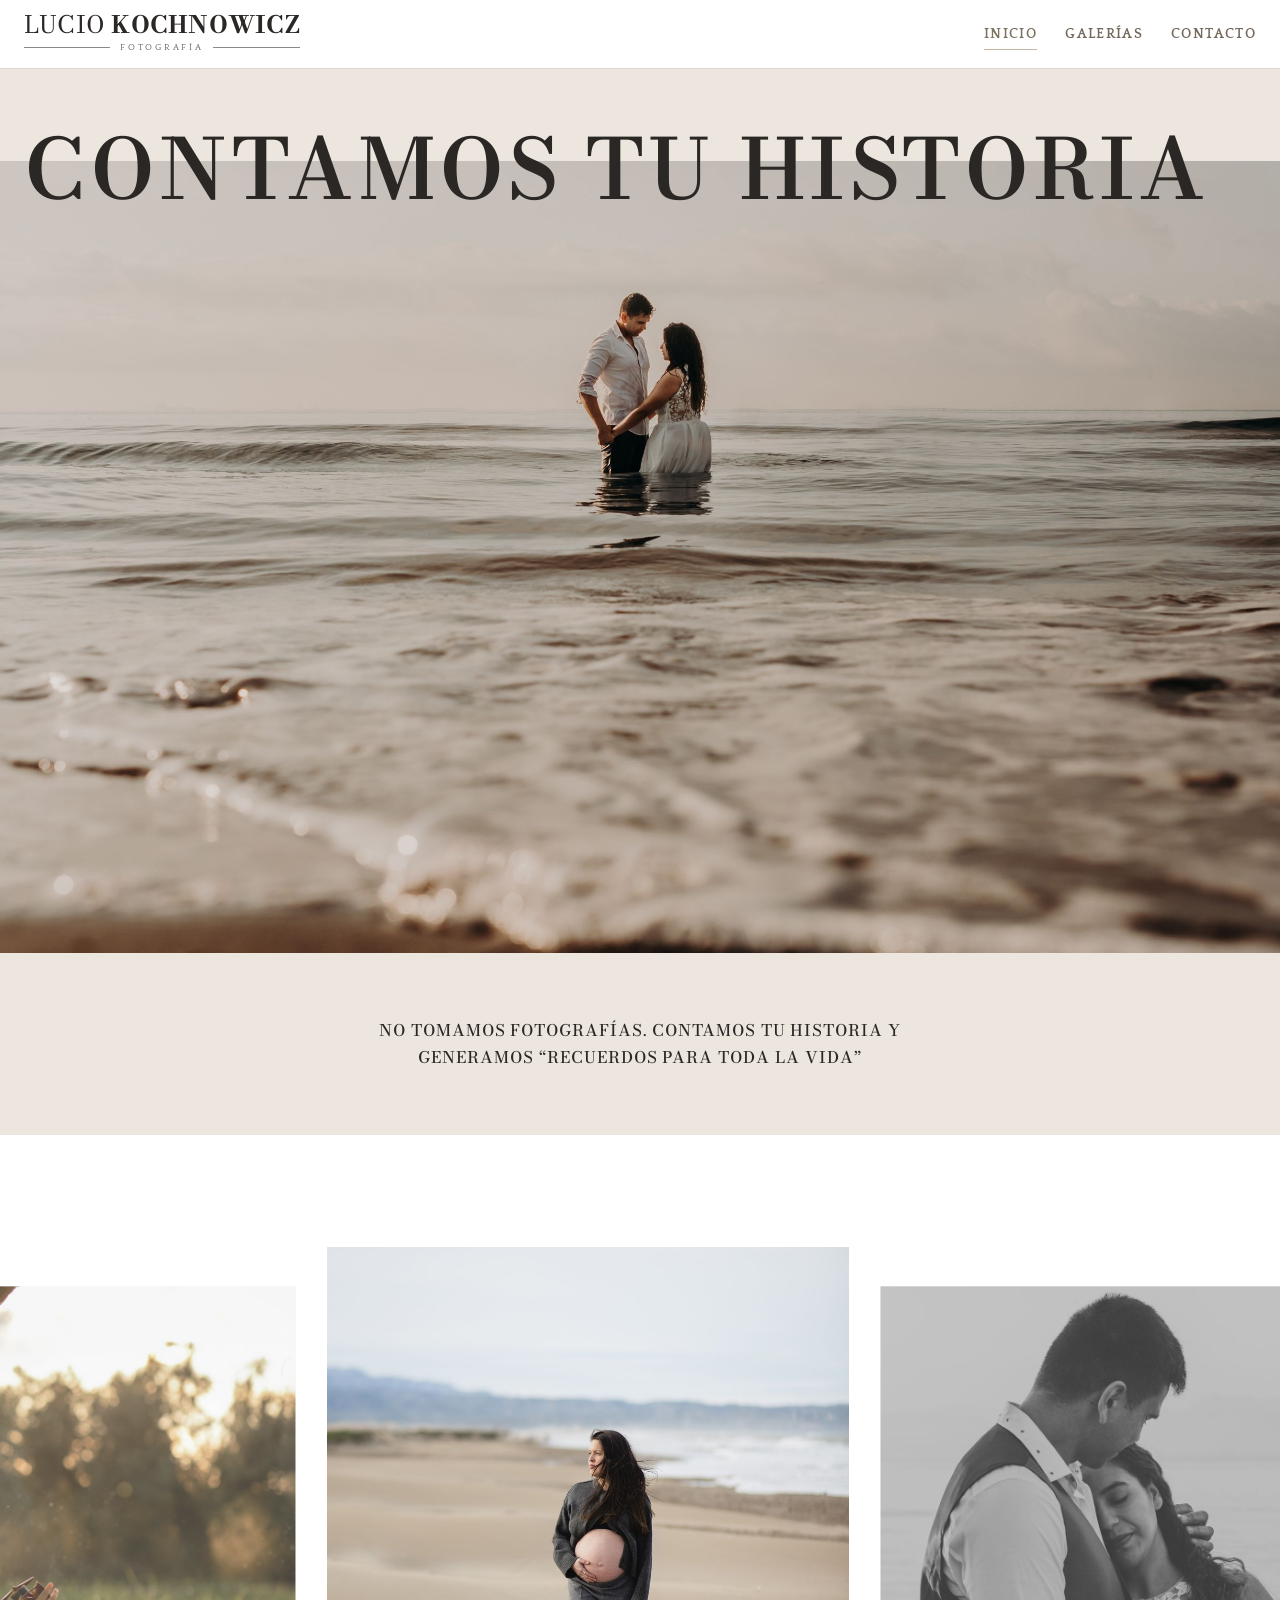
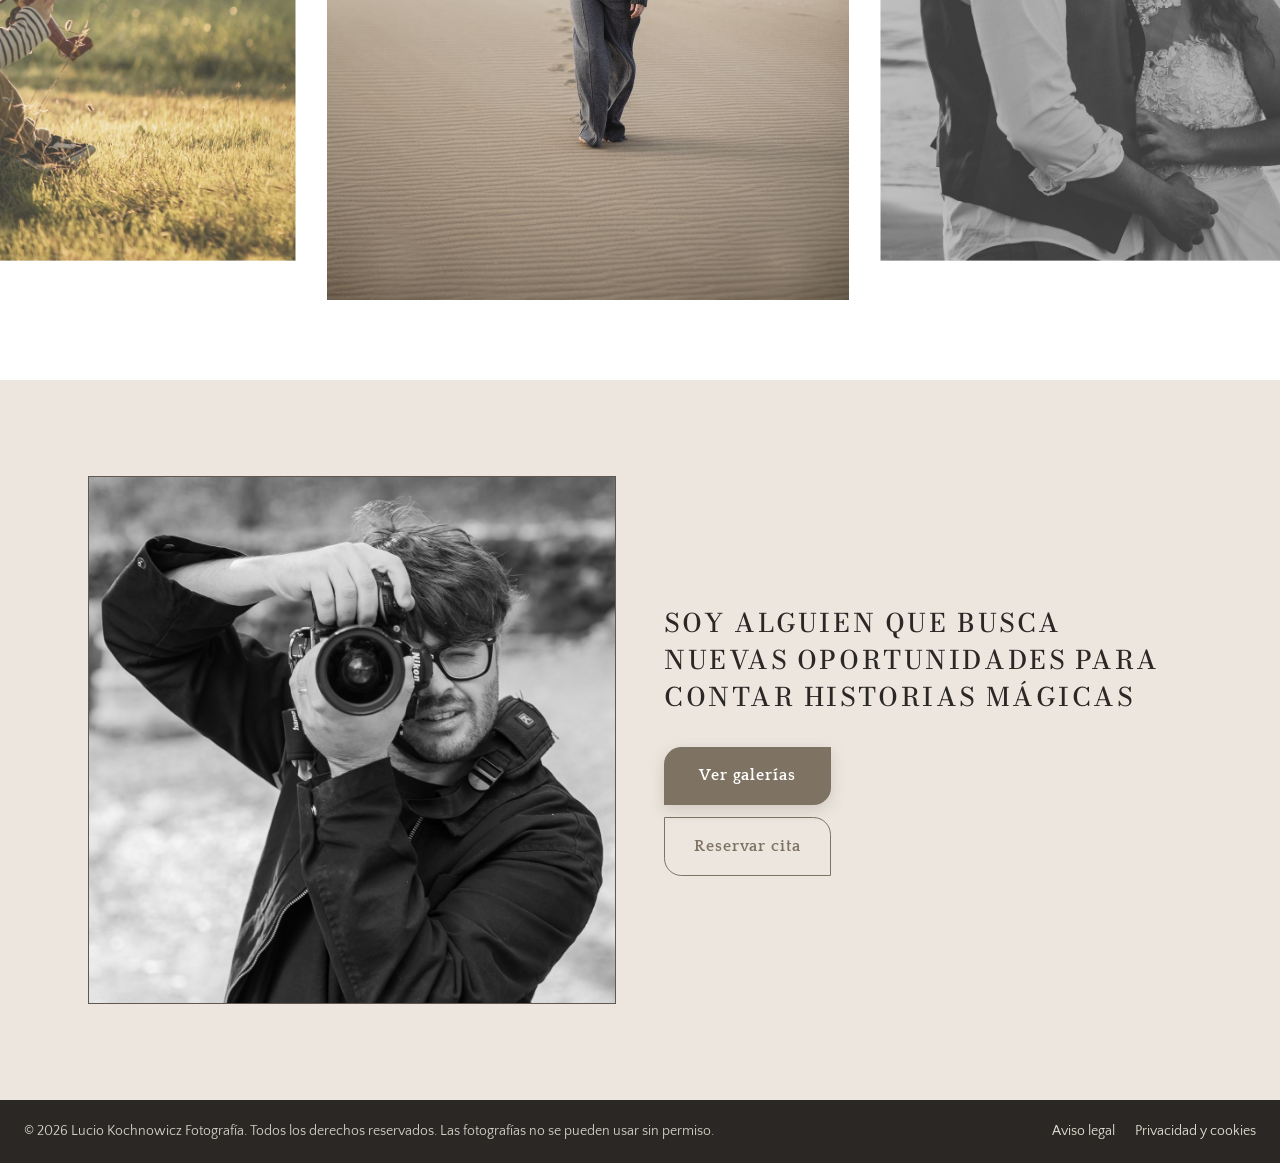
<file: index.html>
<!doctype html>
<html lang="es">
<head>
<meta charset="utf-8">
<meta name="robots" content="noindex">
<meta name="viewport" content="width=device-width, initial-scale=1, viewport-fit=cover">
<link rel="icon" type="image/png" href="favicon.png?v=bfe1204d">
<link rel="apple-touch-icon" href="apple-touch-icon.png?v=7248b6af">
<title>Lucio Kochnowicz Fotografía</title>
<meta name="description" content="Lucio Kochnowicz, fotógrafo de familia y bodas. Sesiones tranquilas y sin poses forzadas.">
<meta name="author" content="Lucio Kochnowicz">
<meta name="copyright" content="© 2026 Lucio Kochnowicz Fotografía">
<meta name="theme-color" content="#FFFFFF">
<meta property="og:type" content="website">
<meta property="og:locale" content="es_ES">
<meta property="og:site_name" content="Lucio Kochnowicz Fotografía">
<meta property="og:title" content="Lucio Kochnowicz Fotografía">
<meta property="og:description" content="Lucio Kochnowicz, fotógrafo de familia y bodas. Sesiones tranquilas y sin poses forzadas.">
<meta property="og:url" content="https://ahoes.github.io/lucio-kochnowicz-web/">
<meta property="og:image" content="https://ahoes.github.io/lucio-kochnowicz-web/compartir.jpg">
<meta property="og:image:width" content="1200">
<meta property="og:image:height" content="630">
<meta property="og:image:alt" content="Lucio Kochnowicz con su cámara. Lucio Kochnowicz Fotografía: contamos tu historia. Familia y bodas en Reus y alrededores">
<meta name="twitter:card" content="summary_large_image">
<link rel="preconnect" href="https://fonts.googleapis.com">
<link rel="preconnect" href="https://fonts.gstatic.com" crossorigin>
<link rel="stylesheet" href="https://fonts.googleapis.com/css2?family=Bodoni+Moda:opsz,wght@6..96,400..700&family=Italianno&family=Quattrocento:wght@400;700&family=Quattrocento+Sans:wght@400;700&display=swap">

<link rel="stylesheet" href="css/estilos.css?v=e419ecce">
</head>
<body class="inicio">
<a class="saltar" href="#contenido">Saltar al contenido</a>

<header class="cabecera">
  <div class="envoltura">
    <a class="marca" href="index.html"><span class="marca-nombre"><span class="marca-fino">Lucio</span> Kochnowicz</span><small>Fotografía</small></a>
    <button class="boton-menu" id="boton-menu" type="button" aria-expanded="false" aria-controls="menu">
      <span class="rayas" aria-hidden="true"><span></span><span></span><span></span></span>
      Menú
    </button>
    <ul class="menu" id="menu">
      <li><a href="index.html" aria-current="page">Inicio</a></li>
      <li><a href="galerias.html">Galerías</a></li>
      <li><a href="contacto.html">Contacto</a></li>
    </ul>
  </div>
</header>

<main id="contenido">
  <section class="historia" aria-labelledby="t-historia">
    <div class="envoltura">
      <h1 class="titulo-moda" id="t-historia">Contamos tu historia</h1>
    </div>
    <div class="historia-foto"><div class="lienzo">
      <picture>
        <source media="(max-width: 768px)" srcset="fotos/cabecera-movil.jpg" width="1200" height="1500">
        <img src="fotos/cabecera.jpg" alt="Pareja de novios cogidos de las manos dentro del mar, al amanecer" width="2400" height="1600" fetchpriority="high">
      </picture>
    </div></div>
    <div class="envoltura">
      <p class="historia-frase">No tomamos fotografías. Contamos tu historia y generamos <span class="nowrap">“recuerdos para toda la vida”</span></p>
    </div>
  </section>

  <section class="trio" aria-label="Fotos de muestra">
    <div class="carrusel">
      <ul class="carrusel-pista" id="carrusel" tabindex="0" aria-label="Fotos de muestra: desliza para ver más">
        <li class="diapositiva"><div class="lienzo"><img src="fotos/carrusel-1.jpg" alt="Niño sentado bajo un árbol jugando con un avión de juguete, a contraluz" width="1000" height="1250" loading="lazy"></div></li>
        <li class="diapositiva"><div class="lienzo"><img src="fotos/carrusel-2.jpg" alt="Mujer embarazada caminando por la arena de la playa" width="1000" height="1250" loading="lazy"></div></li>
        <li class="diapositiva"><div class="lienzo"><img src="fotos/carrusel-3.jpg" alt="Novios abrazados junto al mar, en blanco y negro" width="1000" height="1250" loading="lazy"></div></li>
        <li class="diapositiva"><div class="lienzo"><img src="fotos/carrusel-4.jpg" alt="Pareja tumbada en la cama de una furgoneta, mirándose y sonriendo" width="1000" height="1250" loading="lazy"></div></li>
        <li class="diapositiva"><div class="lienzo"><img src="fotos/carrusel-5.jpg" alt="Niño con sombrero de vaquero sentado en la hierba junto a una rueda de carro" width="1000" height="1250" loading="lazy"></div></li>
        <li class="diapositiva"><div class="lienzo"><img src="fotos/carrusel-6.jpg" alt="Novios riendo y salpicándose en la orilla del mar" width="1000" height="1250" loading="lazy"></div></li>
      </ul>
    </div>
  </section>

  <section class="presentacion" id="sobre-mi" aria-labelledby="t-presentacion">
    <div class="envoltura">
      <div class="recuadro presentacion-foto"><div class="lienzo"><img src="fotos/lucio.jpg" alt="Lucio Kochnowicz con su cámara, haciendo una foto" width="1198" height="1800"></div></div>
      <h2 class="presentacion-texto titulo-moda" id="t-presentacion">Soy alguien que busca nuevas oportunidades para contar historias mágicas</h2>
      <div class="presentacion-boton">
        <a class="boton boton-lleno" href="galerias.html">Ver galerías</a>
        <a class="boton boton-borde" href="contacto.html">Reservar cita</a>
      </div>
    </div>
  </section>
</main>

<footer class="pie">
  <div class="envoltura">
    <div class="pie-abajo">
      <span>© 2026 Lucio Kochnowicz Fotografía. Todos los derechos reservados. Las fotografías no se pueden usar sin permiso.</span>
      <div><a href="aviso-legal.html">Aviso legal</a><a href="privacidad.html">Privacidad y cookies</a></div>
    </div>
  </div>
</footer>

<script src="js/main.js?v=623c9036"></script>
</body>
</html>
</file>
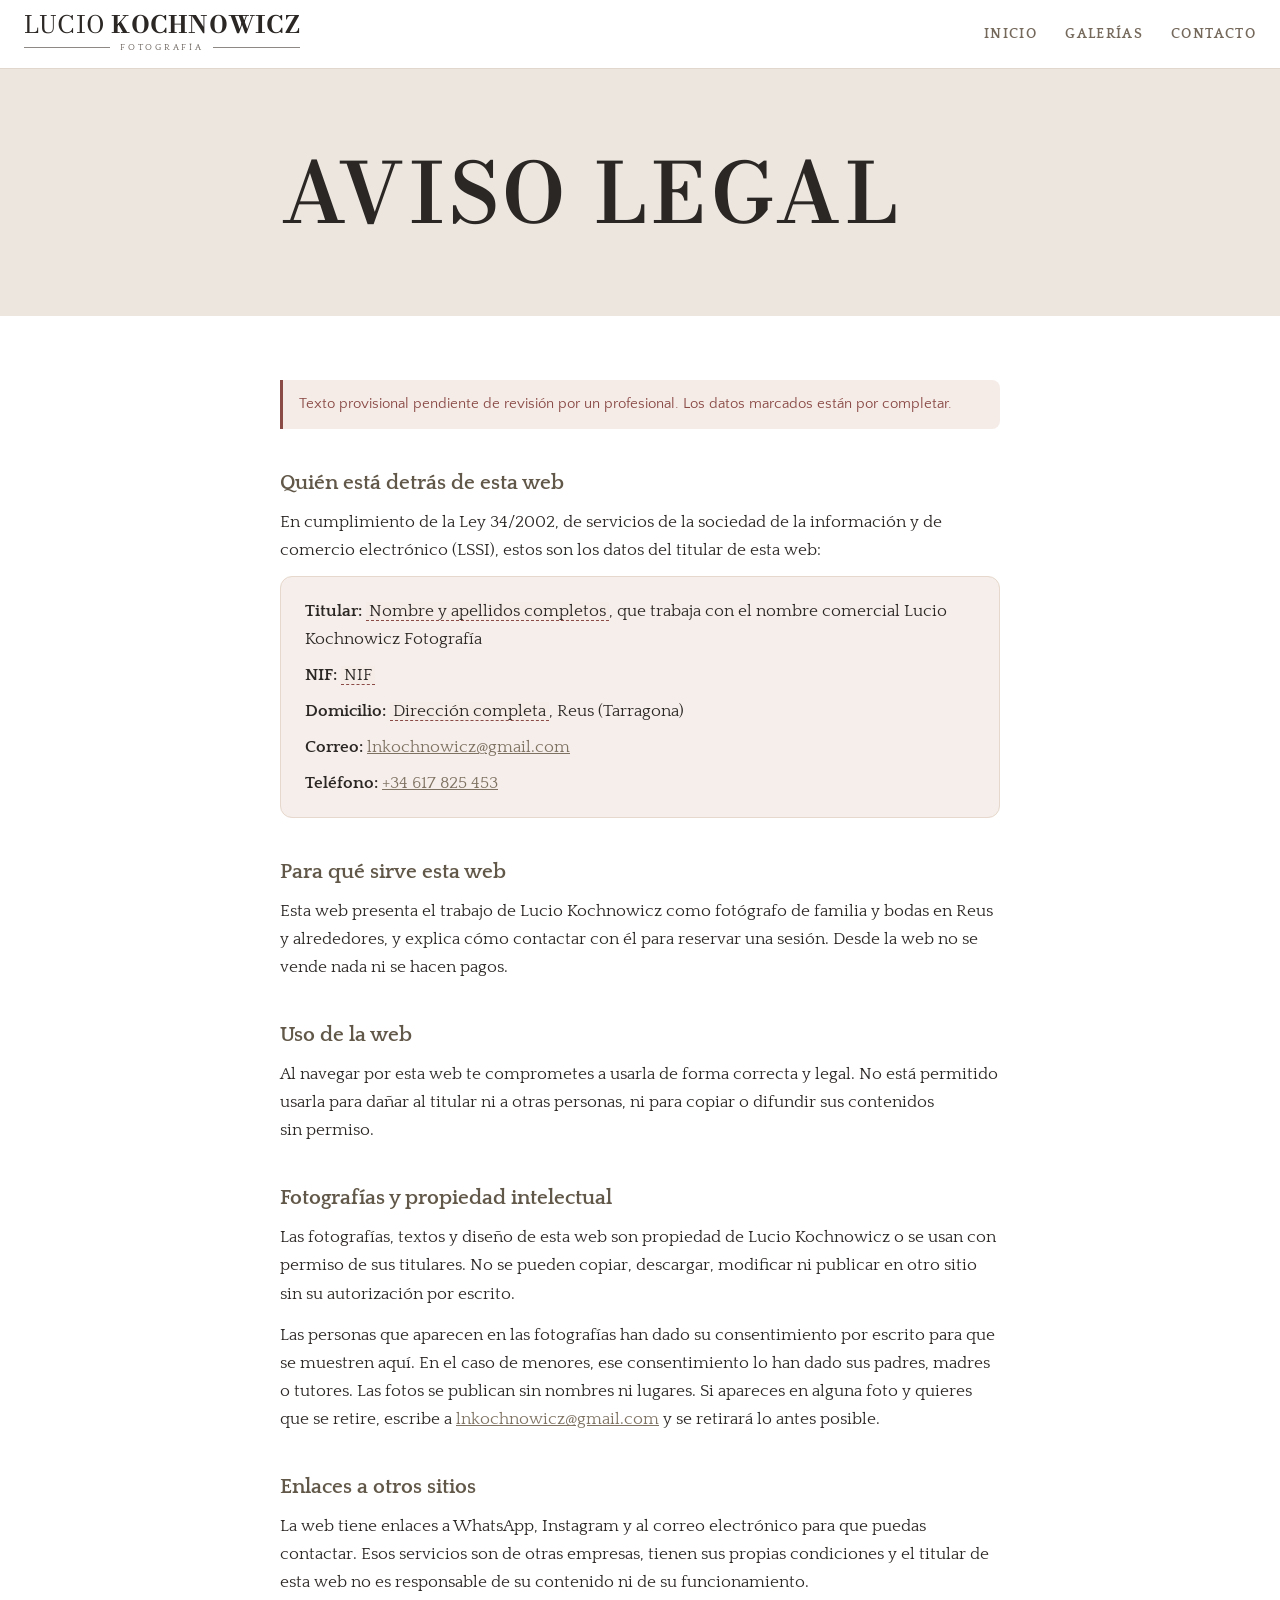
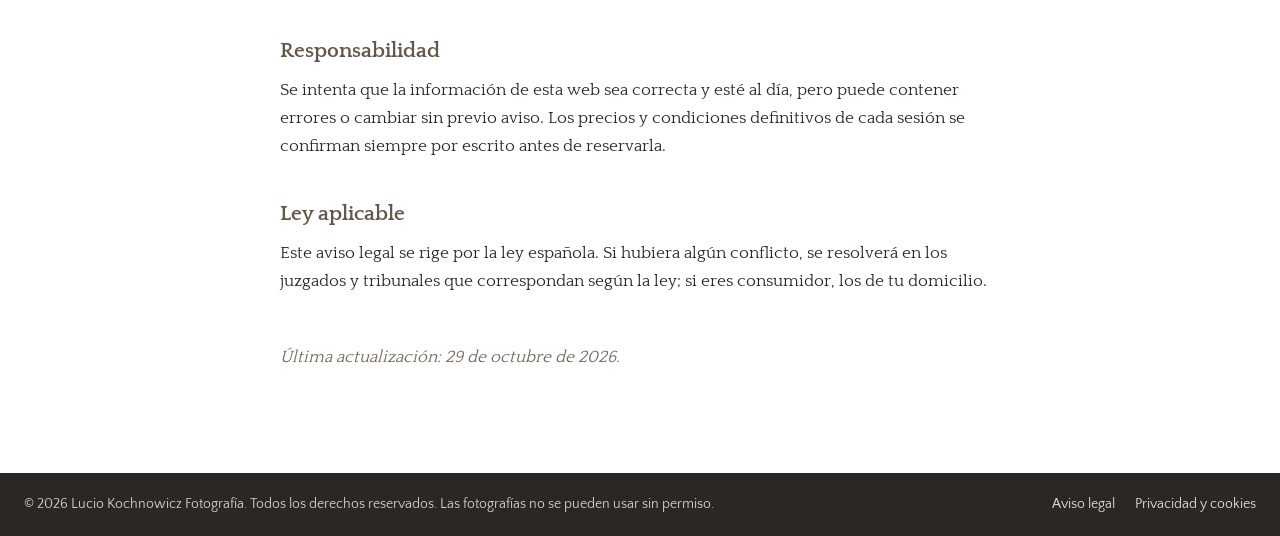
<file: aviso-legal.html>
<!doctype html>
<html lang="es">
<head>
<meta charset="utf-8">
<meta name="robots" content="noindex">
<meta name="viewport" content="width=device-width, initial-scale=1, viewport-fit=cover">
<link rel="icon" type="image/png" href="favicon.png?v=bfe1204d">
<link rel="apple-touch-icon" href="apple-touch-icon.png?v=7248b6af">
<title>Aviso legal · Lucio Kochnowicz Fotografía</title>
<meta name="description" content="Aviso legal de la web de Lucio Kochnowicz Fotografía.">
<meta name="author" content="Lucio Kochnowicz">
<meta name="copyright" content="© 2026 Lucio Kochnowicz Fotografía">
<meta name="theme-color" content="#FFFFFF">
<meta property="og:type" content="website">
<meta property="og:locale" content="es_ES">
<meta property="og:site_name" content="Lucio Kochnowicz Fotografía">
<meta property="og:title" content="Aviso legal · Lucio Kochnowicz Fotografía">
<meta property="og:description" content="Aviso legal de la web de Lucio Kochnowicz Fotografía.">
<meta property="og:url" content="https://ahoes.github.io/lucio-kochnowicz-web/aviso-legal.html">
<meta property="og:image" content="https://ahoes.github.io/lucio-kochnowicz-web/compartir.jpg">
<meta property="og:image:width" content="1200">
<meta property="og:image:height" content="630">
<meta property="og:image:alt" content="Lucio Kochnowicz con su cámara. Lucio Kochnowicz Fotografía: contamos tu historia. Familia y bodas en Reus y alrededores">
<meta name="twitter:card" content="summary_large_image">
<link rel="preconnect" href="https://fonts.googleapis.com">
<link rel="preconnect" href="https://fonts.gstatic.com" crossorigin>
<link rel="stylesheet" href="https://fonts.googleapis.com/css2?family=Bodoni+Moda:opsz,wght@6..96,400..700&family=Italianno&family=Quattrocento:wght@400;700&family=Quattrocento+Sans:wght@400;700&display=swap">

<link rel="stylesheet" href="css/estilos.css?v=e419ecce">
</head>
<body>
<a class="saltar" href="#contenido">Saltar al contenido</a>

<header class="cabecera">
  <div class="envoltura">
    <a class="marca" href="index.html"><span class="marca-nombre"><span class="marca-fino">Lucio</span> Kochnowicz</span><small>Fotografía</small></a>
    <button class="boton-menu" id="boton-menu" type="button" aria-expanded="false" aria-controls="menu">
      <span class="rayas" aria-hidden="true"><span></span><span></span><span></span></span>
      Menú
    </button>
    <ul class="menu" id="menu">
      <li><a href="index.html">Inicio</a></li>
      <li><a href="galerias.html">Galerías</a></li>
      <li><a href="contacto.html">Contacto</a></li>
    </ul>
  </div>
</header>

<main id="contenido">
  <section class="banda">
    <div class="envoltura">
      <h1 class="titulo-moda" id="t-aviso">Aviso legal</h1>
    </div>
  </section>

  <section class="seccion legal" aria-labelledby="t-aviso">
    <div class="envoltura">
      <p class="aviso-provisional">Texto provisional pendiente de revisión por un profesional. Los datos marcados están por completar.</p>

      <h2>Quién está detrás de esta web</h2>
      <p>En cumplimiento de la Ley 34/2002, de servicios de la sociedad de la información y de comercio electrónico (LSSI), estos son los datos del titular de esta web:</p>
      <ul class="ficha">
        <li><strong>Titular:</strong> <span class="por-completar">Nombre y apellidos completos</span>, que trabaja con el nombre comercial Lucio Kochnowicz Fotografía</li>
        <li><strong>NIF:</strong> <span class="por-completar">NIF</span></li>
        <li><strong>Domicilio:</strong> <span class="por-completar">Dirección completa</span>, Reus (Tarragona)</li>
        <li><strong>Correo:</strong> <a href="mailto:lnkochnowicz@gmail.com">lnkochnowicz@gmail.com</a></li>
        <li><strong>Teléfono:</strong> <a href="tel:+34617825453">+34 617 825 453</a></li>
      </ul>

      <h2>Para qué sirve esta web</h2>
      <p>Esta web presenta el trabajo de Lucio Kochnowicz como fotógrafo de familia y bodas en Reus y alrededores, y explica cómo contactar con él para reservar una sesión. Desde la web no se vende nada ni se hacen pagos.</p>

      <h2>Uso de la web</h2>
      <p>Al navegar por esta web te comprometes a usarla de forma correcta y legal. No está permitido usarla para dañar al titular ni a otras personas, ni para copiar o difundir sus contenidos sin permiso.</p>

      <h2>Fotografías y propiedad intelectual</h2>
      <p>Las fotografías, textos y diseño de esta web son propiedad de Lucio Kochnowicz o se usan con permiso de sus titulares. No se pueden copiar, descargar, modificar ni publicar en otro sitio sin su autorización por escrito.</p>
      <p>Las personas que aparecen en las fotografías han dado su consentimiento por escrito para que se muestren aquí. En el caso de menores, ese consentimiento lo han dado sus padres, madres o tutores. Las fotos se publican sin nombres ni lugares. Si apareces en alguna foto y quieres que se retire, escribe a <a href="mailto:lnkochnowicz@gmail.com">lnkochnowicz@gmail.com</a> y se retirará lo antes posible.</p>

      <h2>Enlaces a otros sitios</h2>
      <p>La web tiene enlaces a WhatsApp, Instagram y al correo electrónico para que puedas contactar. Esos servicios son de otras empresas, tienen sus propias condiciones y el titular de esta web no es responsable de su contenido ni de su funcionamiento.</p>

      <h2>Responsabilidad</h2>
      <p>Se intenta que la información de esta web sea correcta y esté al día, pero puede contener errores o cambiar sin previo aviso. Los precios y condiciones definitivos de cada sesión se confirman siempre por escrito antes de reservarla.</p>

      <h2>Ley aplicable</h2>
      <p>Este aviso legal se rige por la ley española. Si hubiera algún conflicto, se resolverá en los juzgados y tribunales que correspondan según la ley; si eres consumidor, los de tu domicilio.</p>

      <p class="actualizado">Última actualización: 29 de octubre de 2026.</p>
    </div>
  </section>
</main>

<footer class="pie">
  <div class="envoltura">
    <div class="pie-abajo">
      <span>© 2026 Lucio Kochnowicz Fotografía. Todos los derechos reservados. Las fotografías no se pueden usar sin permiso.</span>
      <div><a href="aviso-legal.html" aria-current="page">Aviso legal</a><a href="privacidad.html">Privacidad y cookies</a></div>
    </div>
  </div>
</footer>

<script src="js/main.js?v=623c9036"></script>
</body>
</html>
</file>
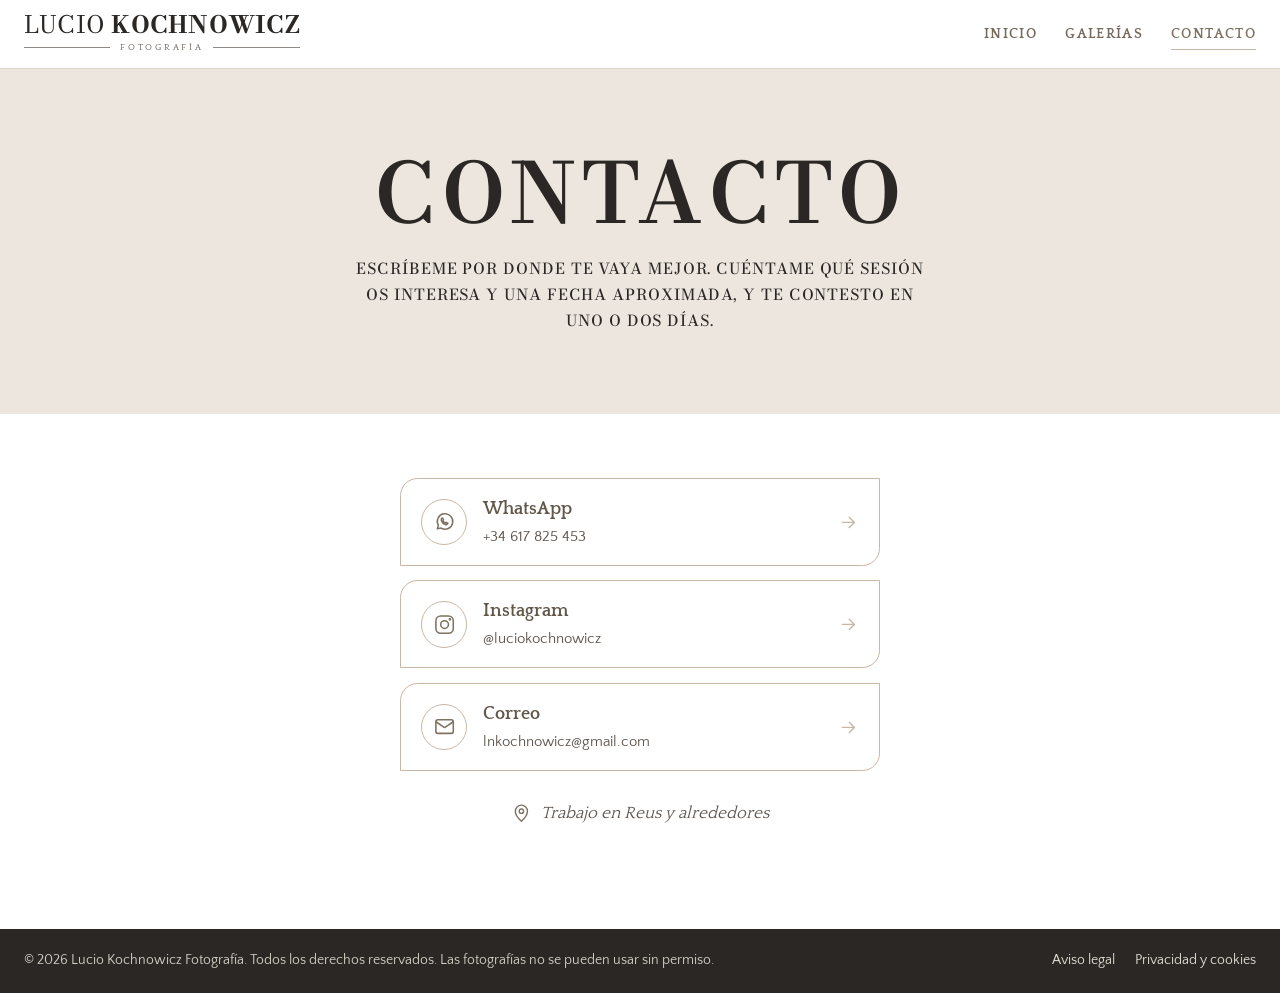
<file: contacto.html>
<!doctype html>
<html lang="es">
<head>
<meta charset="utf-8">
<meta name="robots" content="noindex">
<meta name="viewport" content="width=device-width, initial-scale=1, viewport-fit=cover">
<link rel="icon" type="image/png" href="favicon.png?v=bfe1204d">
<link rel="apple-touch-icon" href="apple-touch-icon.png?v=7248b6af">
<title>Contacto · Lucio Kochnowicz Fotografía</title>
<meta name="description" content="Escribe a Lucio Kochnowicz por WhatsApp, Instagram o correo para reservar una sesión de fotos en Reus y alrededores.">
<meta name="author" content="Lucio Kochnowicz">
<meta name="copyright" content="© 2026 Lucio Kochnowicz Fotografía">
<meta name="theme-color" content="#FFFFFF">
<meta property="og:type" content="website">
<meta property="og:locale" content="es_ES">
<meta property="og:site_name" content="Lucio Kochnowicz Fotografía">
<meta property="og:title" content="Contacto · Lucio Kochnowicz Fotografía">
<meta property="og:description" content="Escribe a Lucio Kochnowicz por WhatsApp, Instagram o correo para reservar una sesión de fotos en Reus y alrededores.">
<meta property="og:url" content="https://ahoes.github.io/lucio-kochnowicz-web/contacto.html">
<meta property="og:image" content="https://ahoes.github.io/lucio-kochnowicz-web/compartir.jpg">
<meta property="og:image:width" content="1200">
<meta property="og:image:height" content="630">
<meta property="og:image:alt" content="Lucio Kochnowicz con su cámara. Lucio Kochnowicz Fotografía: contamos tu historia. Familia y bodas en Reus y alrededores">
<meta name="twitter:card" content="summary_large_image">
<link rel="preconnect" href="https://fonts.googleapis.com">
<link rel="preconnect" href="https://fonts.gstatic.com" crossorigin>
<link rel="stylesheet" href="https://fonts.googleapis.com/css2?family=Bodoni+Moda:opsz,wght@6..96,400..700&family=Italianno&family=Quattrocento:wght@400;700&family=Quattrocento+Sans:wght@400;700&display=swap">

<link rel="stylesheet" href="css/estilos.css?v=e419ecce">
</head>
<body>
<a class="saltar" href="#contenido">Saltar al contenido</a>

<header class="cabecera">
  <div class="envoltura">
    <a class="marca" href="index.html"><span class="marca-nombre"><span class="marca-fino">Lucio</span> Kochnowicz</span><small>Fotografía</small></a>
    <button class="boton-menu" id="boton-menu" type="button" aria-expanded="false" aria-controls="menu">
      <span class="rayas" aria-hidden="true"><span></span><span></span><span></span></span>
      Menú
    </button>
    <ul class="menu" id="menu">
      <li><a href="index.html">Inicio</a></li>
      <li><a href="galerias.html">Galerías</a></li>
      <li><a href="contacto.html" aria-current="page">Contacto</a></li>
    </ul>
  </div>
</header>

<main id="contenido">
  <section class="banda contacto-banda">
    <div class="envoltura">
      <h1 class="titulo-moda" id="t-contacto">Contacto</h1>
      <p>Escríbeme por donde te vaya mejor. Cuéntame qué sesión os interesa y una fecha aproximada, y te contesto en uno o dos días.</p>
    </div>
  </section>

  <section class="seccion contacto" id="contacto" aria-labelledby="t-contacto">
    <div class="envoltura">
      <div class="contacto-texto">

        <ul class="vias">
          <li>
            <a class="via" id="via-whatsapp" href="https://wa.me/34617825453?text=Hola%20Lucio%2C%20me%20gustar%C3%ADa%20informaci%C3%B3n%20sobre%20una%20sesi%C3%B3n%20de%20fotos." target="_blank" rel="noopener">
              <span class="via-icono"><svg viewBox="0 0 24 24" fill="none" stroke="currentColor" stroke-width="1.6" stroke-linecap="round" stroke-linejoin="round" aria-hidden="true"><path d="M4.5 19.5l1.1-3.6A8 8 0 1 1 8.4 18.7z"/><path d="M9.2 8.6c.3-.5.8-.5 1 0l.6 1.3c.1.3 0 .6-.2.8l-.4.4c.5 1 1.3 1.8 2.3 2.3l.4-.4c.2-.2.5-.3.8-.2l1.3.6c.5.2.5.7 0 1-.6.6-1.5.9-2.3.6a7 7 0 0 1-4-4c-.3-.8 0-1.7.5-2.4z"/></svg></span>
              <span class="via-texto"><strong>WhatsApp</strong><span>+34 617 825 453</span></span>
              <svg class="via-flecha" viewBox="0 0 24 24" fill="none" stroke="currentColor" stroke-width="1.6" stroke-linecap="round" stroke-linejoin="round" aria-hidden="true"><path d="M5 12h14M13 6l6 6-6 6"/></svg>
            </a>
          </li>
          <li>
            <a class="via" href="https://www.instagram.com/luciokochnowicz/" target="_blank" rel="noopener">
              <span class="via-icono"><svg viewBox="0 0 24 24" fill="none" stroke="currentColor" stroke-width="1.6" stroke-linecap="round" stroke-linejoin="round" aria-hidden="true"><rect x="3" y="3" width="18" height="18" rx="5"/><circle cx="12" cy="12" r="4"/><circle cx="17.5" cy="6.5" r=".6" fill="currentColor"/></svg></span>
              <span class="via-texto"><strong>Instagram</strong><span>@luciokochnowicz</span></span>
              <svg class="via-flecha" viewBox="0 0 24 24" fill="none" stroke="currentColor" stroke-width="1.6" stroke-linecap="round" stroke-linejoin="round" aria-hidden="true"><path d="M5 12h14M13 6l6 6-6 6"/></svg>
            </a>
          </li>
          <li>
            <a class="via" id="via-correo" href="mailto:lnkochnowicz@gmail.com?subject=Sesi%C3%B3n%20de%20fotos">
              <span class="via-icono"><svg viewBox="0 0 24 24" fill="none" stroke="currentColor" stroke-width="1.6" stroke-linecap="round" stroke-linejoin="round" aria-hidden="true"><rect x="3" y="5" width="18" height="14" rx="2"/><path d="m3 7 9 6 9-6"/></svg></span>
              <span class="via-texto"><strong>Correo</strong><span>lnkochnowicz@gmail.com</span></span>
              <svg class="via-flecha" viewBox="0 0 24 24" fill="none" stroke="currentColor" stroke-width="1.6" stroke-linecap="round" stroke-linejoin="round" aria-hidden="true"><path d="M5 12h14M13 6l6 6-6 6"/></svg>
            </a>
          </li>
        </ul>

        <p class="zona">
          <svg viewBox="0 0 24 24" fill="none" stroke="currentColor" stroke-width="1.6" stroke-linecap="round" stroke-linejoin="round" aria-hidden="true"><path d="M12 21s-7-6.2-7-11.5a7 7 0 0 1 14 0C19 14.8 12 21 12 21z"/><circle cx="12" cy="9.5" r="2.5"/></svg>
          Trabajo en Reus y alrededores
        </p>
      </div>

    </div>
  </section>
</main>

<footer class="pie">
  <div class="envoltura">
    <div class="pie-abajo">
      <span>© 2026 Lucio Kochnowicz Fotografía. Todos los derechos reservados. Las fotografías no se pueden usar sin permiso.</span>
      <div><a href="aviso-legal.html">Aviso legal</a><a href="privacidad.html">Privacidad y cookies</a></div>
    </div>
  </div>
</footer>

<script src="js/main.js?v=623c9036"></script>
</body>
</html>
</file>
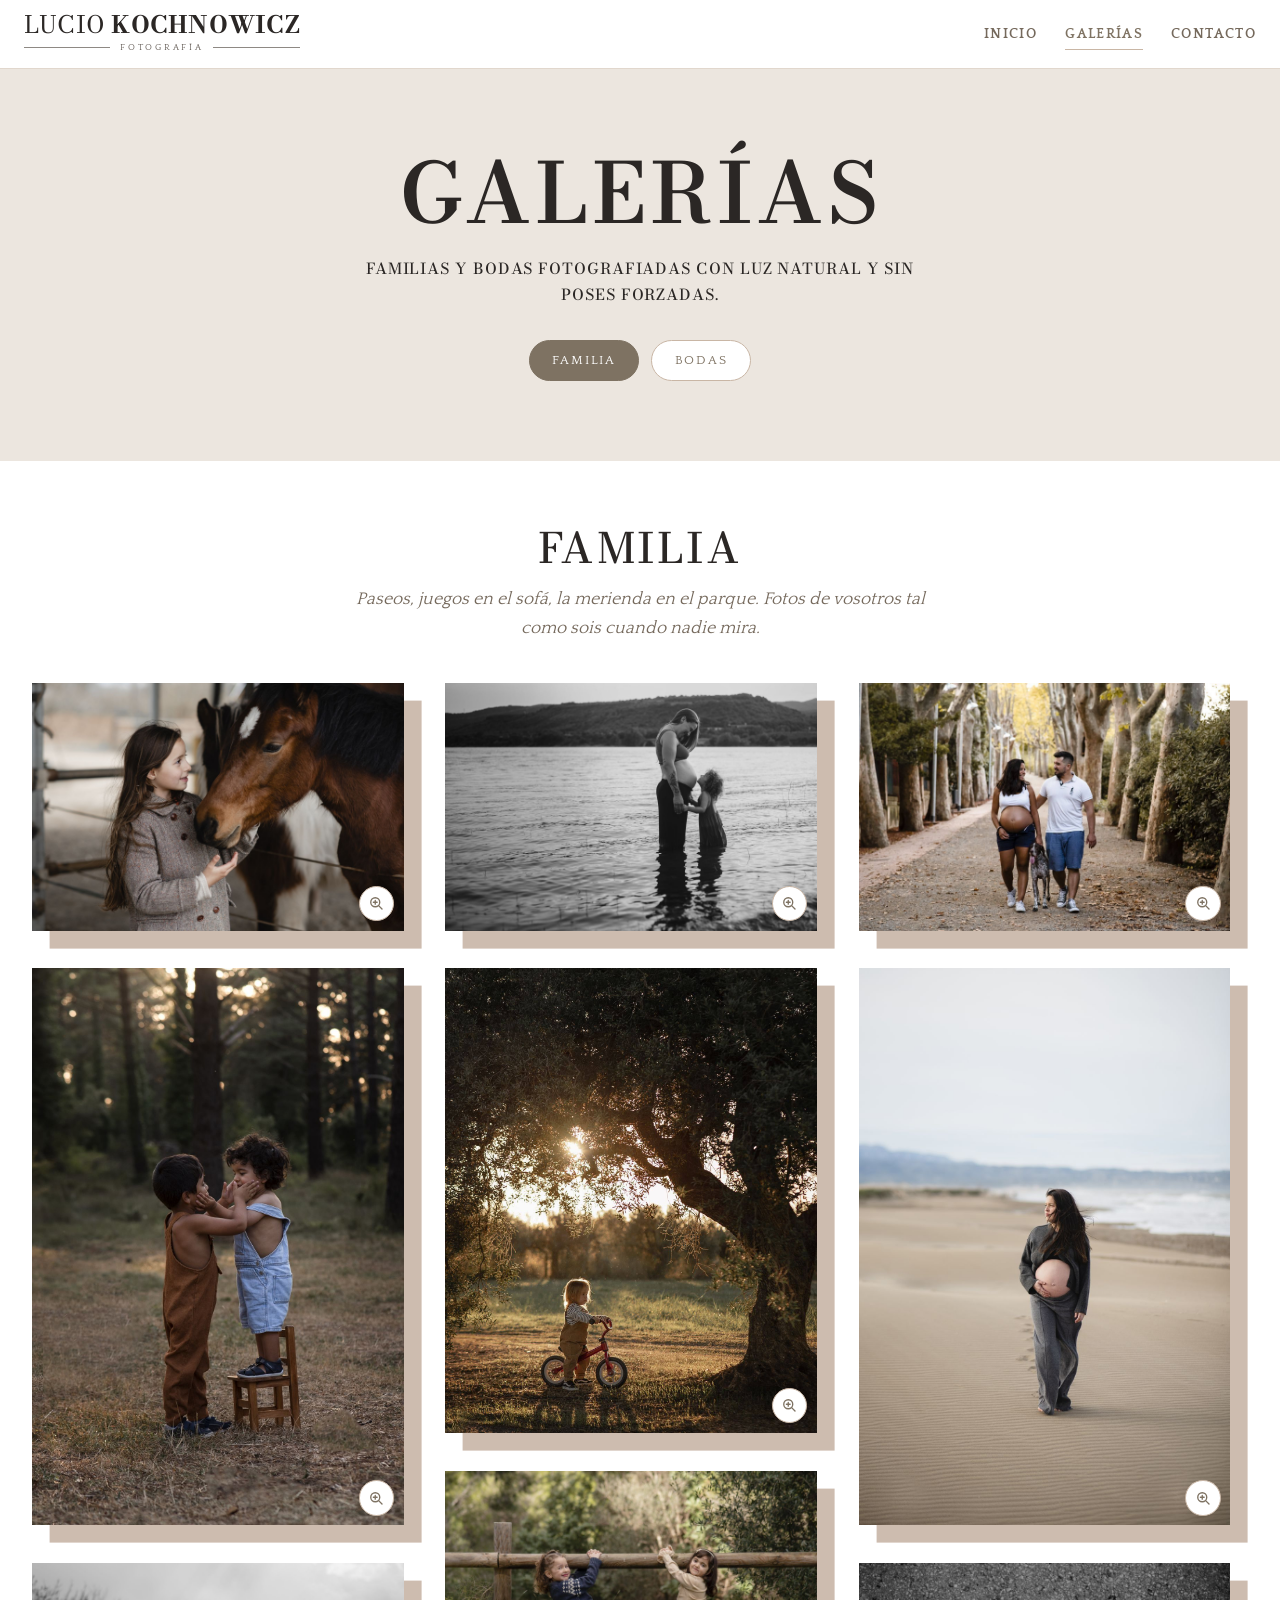
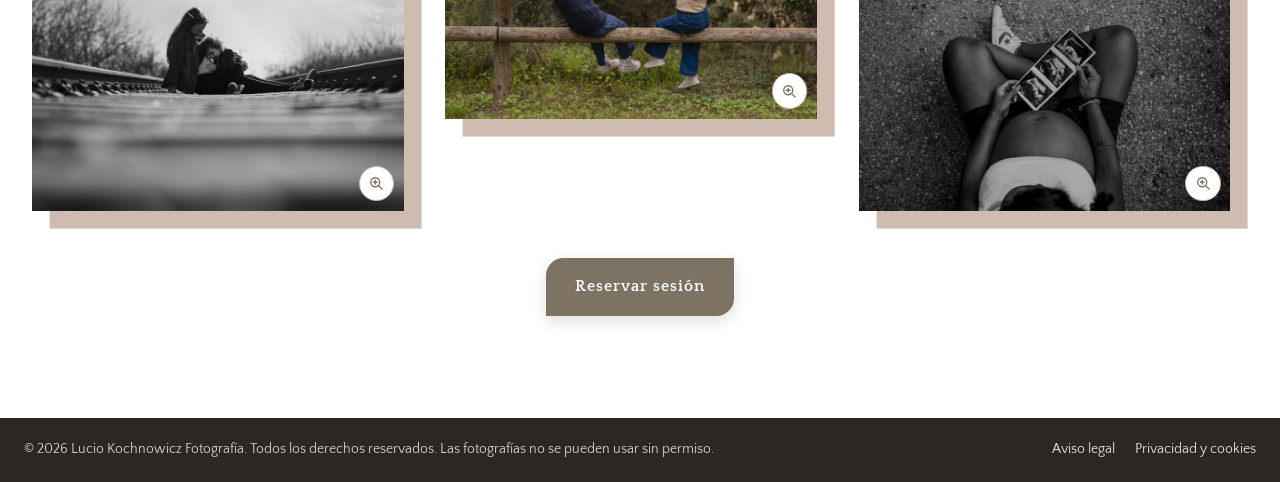
<file: galerias.html>
<!doctype html>
<html lang="es">
<head>
<meta charset="utf-8">
<meta name="robots" content="noindex">
<meta name="viewport" content="width=device-width, initial-scale=1, viewport-fit=cover">
<link rel="icon" type="image/png" href="favicon.png?v=bfe1204d">
<link rel="apple-touch-icon" href="apple-touch-icon.png?v=7248b6af">
<title>Galerías · Lucio Kochnowicz Fotografía</title>
<meta name="description" content="Galerías de fotografía de familia y bodas de Lucio Kochnowicz.">
<meta name="author" content="Lucio Kochnowicz">
<meta name="copyright" content="© 2026 Lucio Kochnowicz Fotografía">
<meta name="theme-color" content="#FFFFFF">
<meta property="og:type" content="website">
<meta property="og:locale" content="es_ES">
<meta property="og:site_name" content="Lucio Kochnowicz Fotografía">
<meta property="og:title" content="Galerías · Lucio Kochnowicz Fotografía">
<meta property="og:description" content="Galerías de fotografía de familia y bodas de Lucio Kochnowicz.">
<meta property="og:url" content="https://ahoes.github.io/lucio-kochnowicz-web/galerias.html">
<meta property="og:image" content="https://ahoes.github.io/lucio-kochnowicz-web/compartir.jpg">
<meta property="og:image:width" content="1200">
<meta property="og:image:height" content="630">
<meta property="og:image:alt" content="Lucio Kochnowicz con su cámara. Lucio Kochnowicz Fotografía: contamos tu historia. Familia y bodas en Reus y alrededores">
<meta name="twitter:card" content="summary_large_image">
<link rel="preconnect" href="https://fonts.googleapis.com">
<link rel="preconnect" href="https://fonts.gstatic.com" crossorigin>
<link rel="stylesheet" href="https://fonts.googleapis.com/css2?family=Bodoni+Moda:opsz,wght@6..96,400..700&family=Italianno&family=Quattrocento:wght@400;700&family=Quattrocento+Sans:wght@400;700&display=swap">

<link rel="stylesheet" href="css/estilos.css?v=e419ecce">
</head>
<body>
<a class="saltar" href="#contenido">Saltar al contenido</a>

<header class="cabecera">
  <div class="envoltura">
    <a class="marca" href="index.html"><span class="marca-nombre"><span class="marca-fino">Lucio</span> Kochnowicz</span><small>Fotografía</small></a>
    <button class="boton-menu" id="boton-menu" type="button" aria-expanded="false" aria-controls="menu">
      <span class="rayas" aria-hidden="true"><span></span><span></span><span></span></span>
      Menú
    </button>
    <ul class="menu" id="menu">
      <li><a href="index.html">Inicio</a></li>
      <li><a href="galerias.html" aria-current="page">Galerías</a></li>
      <li><a href="contacto.html">Contacto</a></li>
    </ul>
  </div>
</header>

<main id="contenido">

  <section class="banda banda-centrada">
    <div class="envoltura">
      <h1 class="titulo-moda">Galerías</h1>
      <p>Familias y bodas fotografiadas con luz natural y sin poses forzadas.</p>
      <nav class="saltos" id="selector-galerias" aria-label="Elige una galería">
        <a href="#familia">Familia</a>
        <a href="#bodas">Bodas</a>
      </nav>
    </div>
  </section>

  <section class="seccion" id="familia" aria-labelledby="t-familia">
    <div class="envoltura">
      <div class="galeria-cabeza">
        <h2 class="titulo-moda" id="t-familia">Familia</h2>
        <p>Paseos, juegos en el sofá, la merienda en el parque. Fotos de vosotros tal como sois cuando nadie mira.</p>
      </div>
      <div class="galeria-completa">
        <div class="marco" style="--ratio: 1600 / 1068"><div class="lienzo"><img src="fotos/familia-1.jpg" alt="Niña sonriendo a un caballo mientras le acaricia el morro" width="1600" height="1068" loading="lazy"></div></div>
        <div class="marco" style="--ratio: 1068 / 1600"><div class="lienzo"><img src="fotos/familia-2.jpg" alt="Dos hermanos en el bosque cogiéndose la cara, uno subido a una sillita" width="1068" height="1600" loading="lazy"></div></div>
        <div class="marco" style="--ratio: 1600 / 1068"><div class="lienzo"><img src="fotos/familia-3.jpg" alt="Mujer embarazada sentada en las vías del tren con su hijo abrazado a la barriga, en blanco y negro" width="1600" height="1068" loading="lazy"></div></div>
        <div class="marco" style="--ratio: 1600 / 1068"><div class="lienzo"><img src="fotos/familia-4.jpg" alt="Mujer embarazada dentro de un lago y su hija mirándole la barriga, en blanco y negro" width="1600" height="1068" loading="lazy"></div></div>
        <div class="marco" style="--ratio: 1280 / 1600"><div class="lienzo"><img src="fotos/familia-5.jpg" alt="Niño con una bici sin pedales bajo un olivo, al atardecer" width="1280" height="1600" loading="lazy"></div></div>
        <div class="marco" style="--ratio: 1600 / 1068"><div class="lienzo"><img src="fotos/familia-6.jpg" alt="Dos niñas subidas a una valla de madera, mirando a cámara" width="1600" height="1068" loading="lazy"></div></div>
        <div class="marco" style="--ratio: 1600 / 1068"><div class="lienzo"><img src="fotos/familia-7.jpg" alt="Pareja esperando un bebé paseando con su perro por una avenida de árboles" width="1600" height="1068" loading="lazy"></div></div>
        <div class="marco" style="--ratio: 1068 / 1600"><div class="lienzo"><img src="fotos/familia-8.jpg" alt="Mujer embarazada caminando por la arena de la playa" width="1068" height="1600" loading="lazy"></div></div>
        <div class="marco" style="--ratio: 1600 / 1068"><div class="lienzo"><img src="fotos/familia-9.jpg" alt="Mujer embarazada vista desde arriba mirando las ecografías, en blanco y negro" width="1600" height="1068" loading="lazy"></div></div>
      </div>
      <p class="galeria-pie"><a class="boton boton-lleno" href="contacto.html?sesion=Familia#contacto">Reservar sesión</a></p>
    </div>
  </section>

  <section class="seccion" id="bodas" aria-labelledby="t-bodas">
    <div class="envoltura">
      <div class="galeria-cabeza">
        <h2 class="titulo-moda" id="t-bodas">Bodas</h2>
        <p>Los nervios de antes, los abrazos, el baile. Vuestro día contado con calma, para revivirlo dentro de muchos años.</p>
      </div>
      <div class="galeria-completa">
        <div class="marco" style="--ratio: 1600 / 1067"><div class="lienzo"><img src="fotos/bodas-1.jpg" alt="Novios riendo y salpicándose en la orilla del mar" width="1600" height="1067" loading="lazy"></div></div>
        <div class="marco" style="--ratio: 1068 / 1600"><div class="lienzo"><img src="fotos/bodas-2.jpg" alt="Pareja abrazada al atardecer con las montañas detrás" width="1068" height="1600" loading="lazy"></div></div>
        <div class="marco" style="--ratio: 1600 / 1067"><div class="lienzo"><img src="fotos/bodas-3.jpg" alt="Novios abrazados junto al mar, en blanco y negro" width="1600" height="1067" loading="lazy"></div></div>
        <div class="marco" style="--ratio: 1600 / 1068"><div class="lienzo"><img src="fotos/bodas-4.jpg" alt="Pareja besándose en un callejón estrecho, en blanco y negro" width="1600" height="1068" loading="lazy"></div></div>
        <div class="marco" style="--ratio: 1600 / 1067"><div class="lienzo"><img src="fotos/bodas-5.jpg" alt="Novia con sombrero de paja riendo junto al novio en la playa" width="1600" height="1067" loading="lazy"></div></div>
        <div class="marco" style="--ratio: 1067 / 1600"><div class="lienzo"><img src="fotos/bodas-6.jpg" alt="Novios abrazados dentro del mar, en blanco y negro" width="1067" height="1600" loading="lazy"></div></div>
        <div class="marco" style="--ratio: 1068 / 1600"><div class="lienzo"><img src="fotos/bodas-7.jpg" alt="Novios corriendo de la mano por el agua" width="1068" height="1600" loading="lazy"></div></div>
        <div class="marco" style="--ratio: 1600 / 1068"><div class="lienzo"><img src="fotos/bodas-8.jpg" alt="Pareja tumbada en la cama de una furgoneta, en blanco y negro" width="1600" height="1068" loading="lazy"></div></div>
        <div class="marco" style="--ratio: 1600 / 1067"><div class="lienzo"><img src="fotos/bodas-9.jpg" alt="Novios sentados en la arena mojada de la orilla" width="1600" height="1067" loading="lazy"></div></div>
      </div>
      <p class="galeria-pie"><a class="boton boton-lleno" href="contacto.html?sesion=Boda#contacto">Reservar sesión</a></p>
    </div>
  </section>
</main>

<footer class="pie">
  <div class="envoltura">
    <div class="pie-abajo">
      <span>© 2026 Lucio Kochnowicz Fotografía. Todos los derechos reservados. Las fotografías no se pueden usar sin permiso.</span>
      <div><a href="aviso-legal.html">Aviso legal</a><a href="privacidad.html">Privacidad y cookies</a></div>
    </div>
  </div>
</footer>

<script src="js/main.js?v=623c9036"></script>
</body>
</html>
</file>
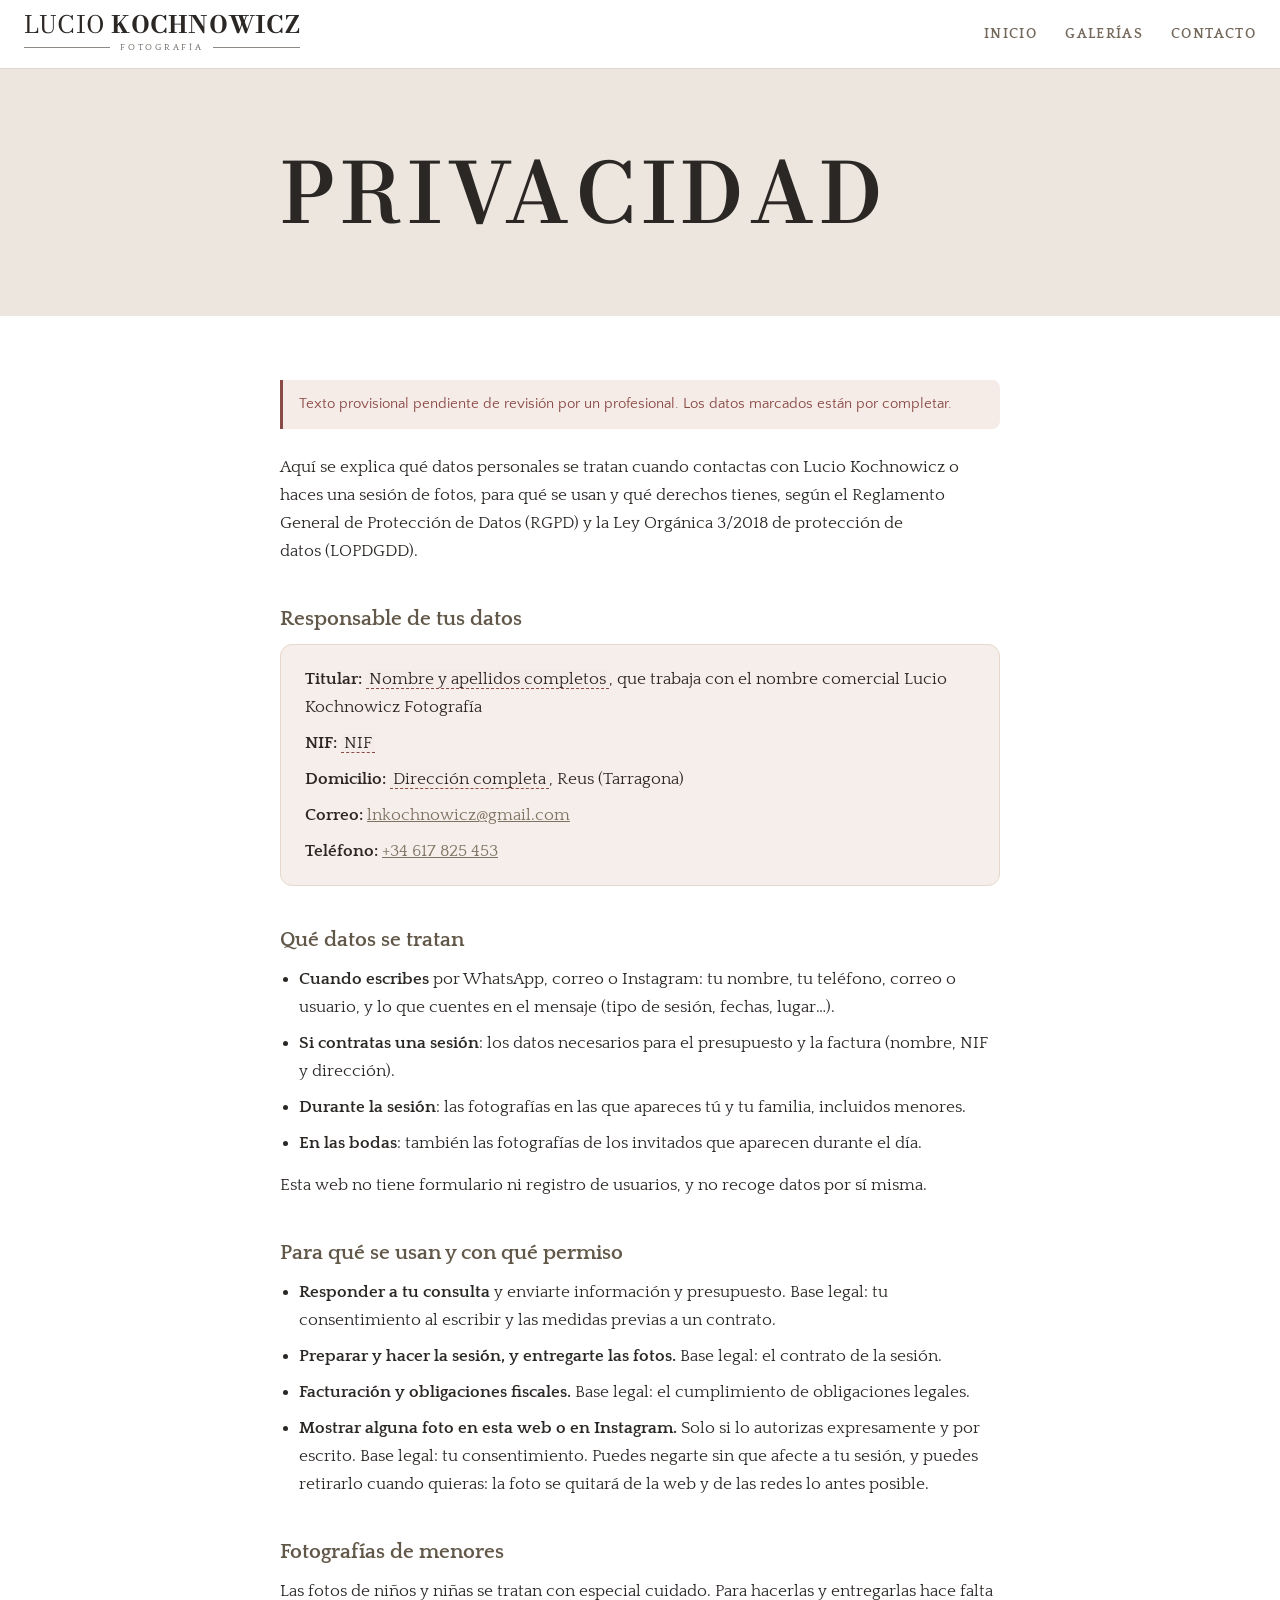
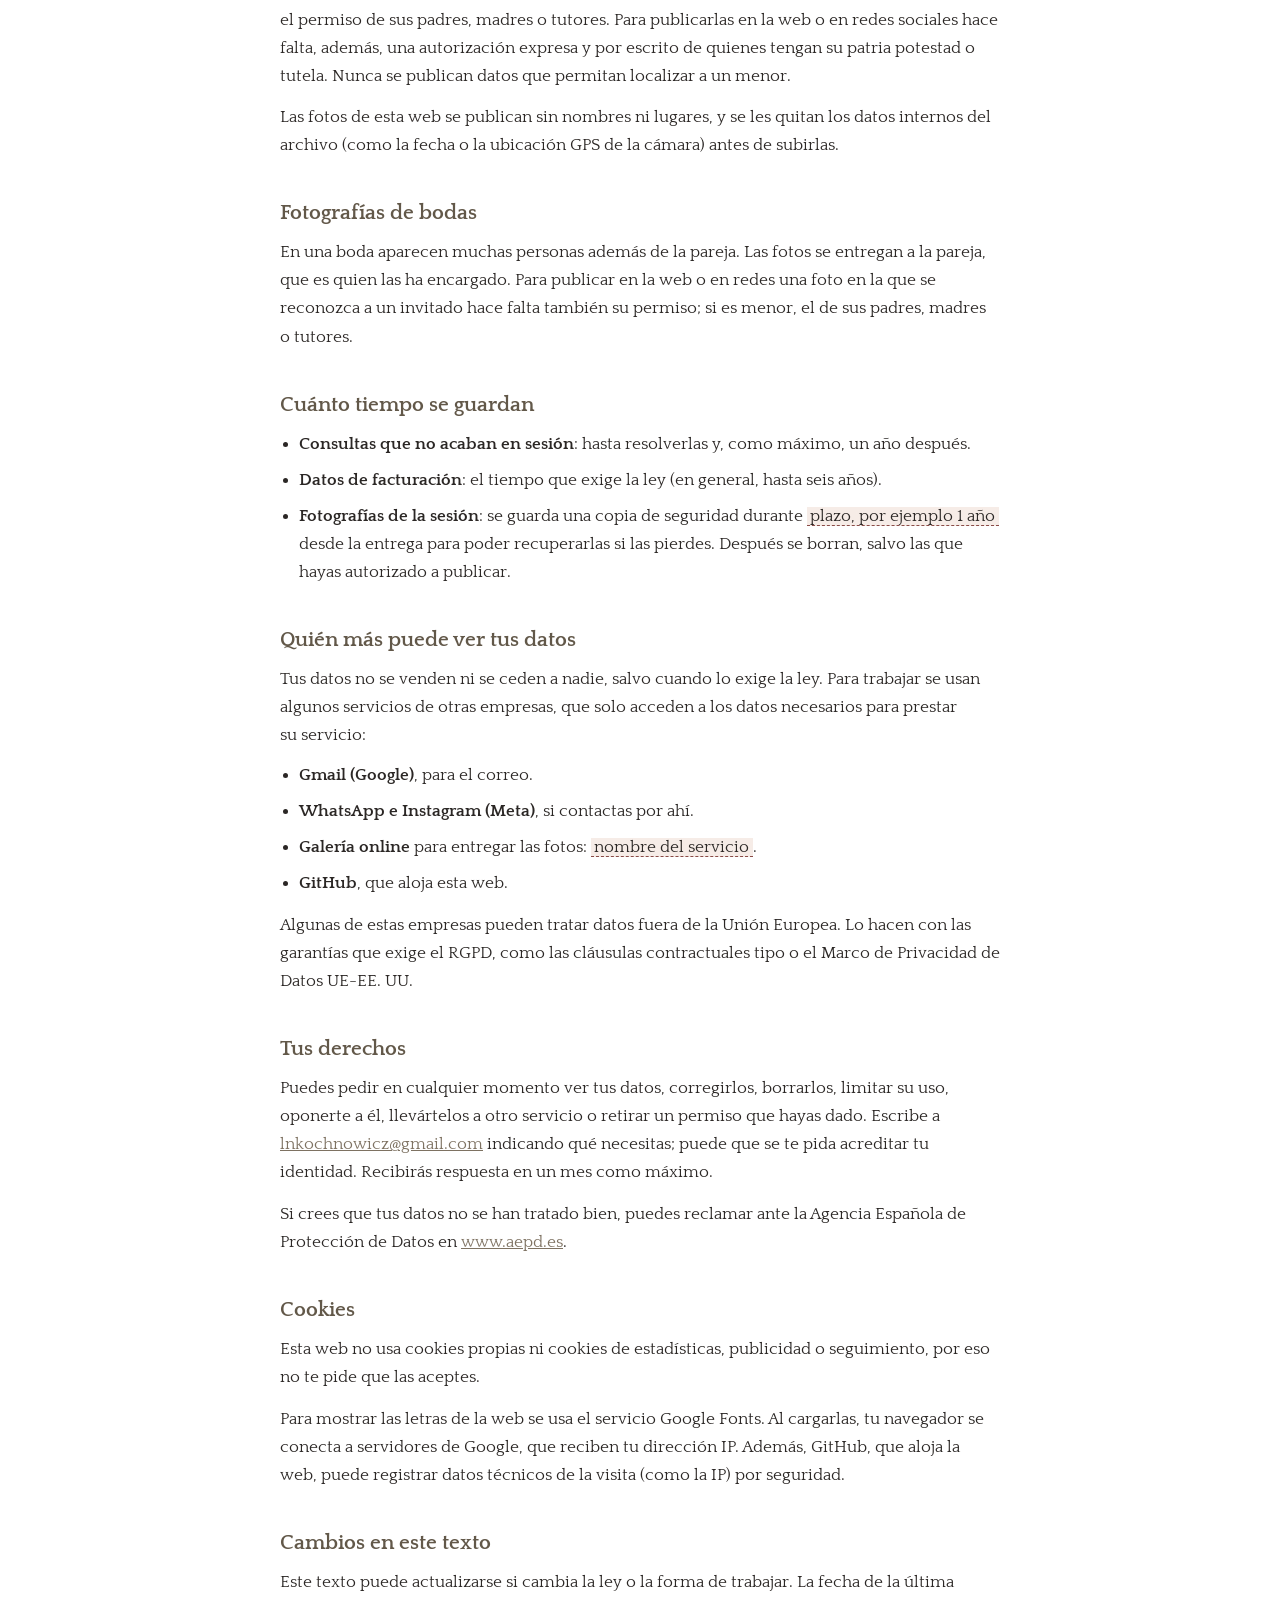
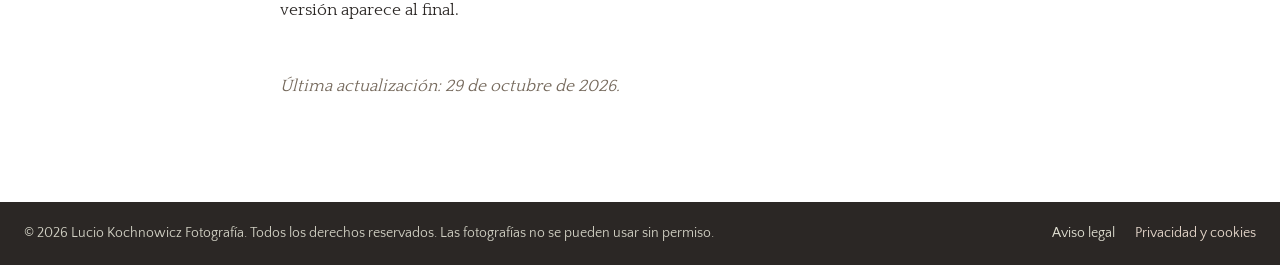
<file: privacidad.html>
<!doctype html>
<html lang="es">
<head>
<meta charset="utf-8">
<meta name="robots" content="noindex">
<meta name="viewport" content="width=device-width, initial-scale=1, viewport-fit=cover">
<link rel="icon" type="image/png" href="favicon.png?v=bfe1204d">
<link rel="apple-touch-icon" href="apple-touch-icon.png?v=7248b6af">
<title>Privacidad y cookies · Lucio Kochnowicz Fotografía</title>
<meta name="description" content="Política de privacidad y cookies de Lucio Kochnowicz Fotografía.">
<meta name="author" content="Lucio Kochnowicz">
<meta name="copyright" content="© 2026 Lucio Kochnowicz Fotografía">
<meta name="theme-color" content="#FFFFFF">
<meta property="og:type" content="website">
<meta property="og:locale" content="es_ES">
<meta property="og:site_name" content="Lucio Kochnowicz Fotografía">
<meta property="og:title" content="Privacidad y cookies · Lucio Kochnowicz Fotografía">
<meta property="og:description" content="Política de privacidad y cookies de Lucio Kochnowicz Fotografía.">
<meta property="og:url" content="https://ahoes.github.io/lucio-kochnowicz-web/privacidad.html">
<meta property="og:image" content="https://ahoes.github.io/lucio-kochnowicz-web/compartir.jpg">
<meta property="og:image:width" content="1200">
<meta property="og:image:height" content="630">
<meta property="og:image:alt" content="Lucio Kochnowicz con su cámara. Lucio Kochnowicz Fotografía: contamos tu historia. Familia y bodas en Reus y alrededores">
<meta name="twitter:card" content="summary_large_image">
<link rel="preconnect" href="https://fonts.googleapis.com">
<link rel="preconnect" href="https://fonts.gstatic.com" crossorigin>
<link rel="stylesheet" href="https://fonts.googleapis.com/css2?family=Bodoni+Moda:opsz,wght@6..96,400..700&family=Italianno&family=Quattrocento:wght@400;700&family=Quattrocento+Sans:wght@400;700&display=swap">

<link rel="stylesheet" href="css/estilos.css?v=e419ecce">
</head>
<body>
<a class="saltar" href="#contenido">Saltar al contenido</a>

<header class="cabecera">
  <div class="envoltura">
    <a class="marca" href="index.html"><span class="marca-nombre"><span class="marca-fino">Lucio</span> Kochnowicz</span><small>Fotografía</small></a>
    <button class="boton-menu" id="boton-menu" type="button" aria-expanded="false" aria-controls="menu">
      <span class="rayas" aria-hidden="true"><span></span><span></span><span></span></span>
      Menú
    </button>
    <ul class="menu" id="menu">
      <li><a href="index.html">Inicio</a></li>
      <li><a href="galerias.html">Galerías</a></li>
      <li><a href="contacto.html">Contacto</a></li>
    </ul>
  </div>
</header>

<main id="contenido">
  <section class="banda">
    <div class="envoltura">
      <h1 class="titulo-moda" id="t-privacidad">Privacidad</h1>
    </div>
  </section>

  <section class="seccion legal" aria-labelledby="t-privacidad">
    <div class="envoltura">
      <p class="aviso-provisional">Texto provisional pendiente de revisión por un profesional. Los datos marcados están por completar.</p>
      <p>Aquí se explica qué datos personales se tratan cuando contactas con Lucio Kochnowicz o haces una sesión de fotos, para qué se usan y qué derechos tienes, según el Reglamento General de Protección de Datos (RGPD) y la Ley Orgánica 3/2018 de protección de datos (LOPDGDD).</p>

      <h2>Responsable de tus datos</h2>
      <ul class="ficha">
        <li><strong>Titular:</strong> <span class="por-completar">Nombre y apellidos completos</span>, que trabaja con el nombre comercial Lucio Kochnowicz Fotografía</li>
        <li><strong>NIF:</strong> <span class="por-completar">NIF</span></li>
        <li><strong>Domicilio:</strong> <span class="por-completar">Dirección completa</span>, Reus (Tarragona)</li>
        <li><strong>Correo:</strong> <a href="mailto:lnkochnowicz@gmail.com">lnkochnowicz@gmail.com</a></li>
        <li><strong>Teléfono:</strong> <a href="tel:+34617825453">+34 617 825 453</a></li>
      </ul>

      <h2>Qué datos se tratan</h2>
      <ul>
        <li><strong>Cuando escribes</strong> por WhatsApp, correo o Instagram: tu nombre, tu teléfono, correo o usuario, y lo que cuentes en el mensaje (tipo de sesión, fechas, lugar…).</li>
        <li><strong>Si contratas una sesión</strong>: los datos necesarios para el presupuesto y la factura (nombre, NIF y dirección).</li>
        <li><strong>Durante la sesión</strong>: las fotografías en las que apareces tú y tu familia, incluidos menores.</li>
        <li><strong>En las bodas</strong>: también las fotografías de los invitados que aparecen durante el día.</li>
      </ul>
      <p>Esta web no tiene formulario ni registro de usuarios, y no recoge datos por sí misma.</p>

      <h2>Para qué se usan y con qué permiso</h2>
      <ul>
        <li><strong>Responder a tu consulta</strong> y enviarte información y presupuesto. Base legal: tu consentimiento al escribir y las medidas previas a un contrato.</li>
        <li><strong>Preparar y hacer la sesión, y entregarte las fotos.</strong> Base legal: el contrato de la sesión.</li>
        <li><strong>Facturación y obligaciones fiscales.</strong> Base legal: el cumplimiento de obligaciones legales.</li>
        <li><strong>Mostrar alguna foto en esta web o en Instagram.</strong> Solo si lo autorizas expresamente y por escrito. Base legal: tu consentimiento. Puedes negarte sin que afecte a tu sesión, y puedes retirarlo cuando quieras: la foto se quitará de la web y de las redes lo antes posible.</li>
      </ul>

      <h2>Fotografías de menores</h2>
      <p>Las fotos de niños y niñas se tratan con especial cuidado. Para hacerlas y entregarlas hace falta el permiso de sus padres, madres o tutores. Para publicarlas en la web o en redes sociales hace falta, además, una autorización expresa y por escrito de quienes tengan su patria potestad o tutela. Nunca se publican datos que permitan localizar a un menor.</p>
      <p>Las fotos de esta web se publican sin nombres ni lugares, y se les quitan los datos internos del archivo (como la fecha o la ubicación GPS de la cámara) antes de subirlas.</p>

      <h2>Fotografías de bodas</h2>
      <p>En una boda aparecen muchas personas además de la pareja. Las fotos se entregan a la pareja, que es quien las ha encargado. Para publicar en la web o en redes una foto en la que se reconozca a un invitado hace falta también su permiso; si es menor, el de sus padres, madres o tutores.</p>

      <h2>Cuánto tiempo se guardan</h2>
      <ul>
        <li><strong>Consultas que no acaban en sesión</strong>: hasta resolverlas y, como máximo, un año después.</li>
        <li><strong>Datos de facturación</strong>: el tiempo que exige la ley (en general, hasta seis años).</li>
        <li><strong>Fotografías de la sesión</strong>: se guarda una copia de seguridad durante <span class="por-completar">plazo, por ejemplo 1 año</span> desde la entrega para poder recuperarlas si las pierdes. Después se borran, salvo las que hayas autorizado a publicar.</li>
      </ul>

      <h2>Quién más puede ver tus datos</h2>
      <p>Tus datos no se venden ni se ceden a nadie, salvo cuando lo exige la ley. Para trabajar se usan algunos servicios de otras empresas, que solo acceden a los datos necesarios para prestar su servicio:</p>
      <ul>
        <li><strong>Gmail (Google)</strong>, para el correo.</li>
        <li><strong>WhatsApp e Instagram (Meta)</strong>, si contactas por ahí.</li>
        <li><strong>Galería online</strong> para entregar las fotos: <span class="por-completar">nombre del servicio</span>.</li>
        <li><strong>GitHub</strong>, que aloja esta web.</li>
      </ul>
      <p>Algunas de estas empresas pueden tratar datos fuera de la Unión Europea. Lo hacen con las garantías que exige el RGPD, como las cláusulas contractuales tipo o el Marco de Privacidad de Datos UE-EE. UU.</p>

      <h2>Tus derechos</h2>
      <p>Puedes pedir en cualquier momento ver tus datos, corregirlos, borrarlos, limitar su uso, oponerte a él, llevártelos a otro servicio o retirar un permiso que hayas dado. Escribe a <a href="mailto:lnkochnowicz@gmail.com">lnkochnowicz@gmail.com</a> indicando qué necesitas; puede que se te pida acreditar tu identidad. Recibirás respuesta en un mes como máximo.</p>
      <p>Si crees que tus datos no se han tratado bien, puedes reclamar ante la Agencia Española de Protección de Datos en <a href="https://www.aepd.es" target="_blank" rel="noopener">www.aepd.es</a>.</p>

      <h2 id="cookies">Cookies</h2>
      <p>Esta web no usa cookies propias ni cookies de estadísticas, publicidad o seguimiento, por eso no te pide que las aceptes.</p>
      <p>Para mostrar las letras de la web se usa el servicio Google Fonts. Al cargarlas, tu navegador se conecta a servidores de Google, que reciben tu dirección IP. Además, GitHub, que aloja la web, puede registrar datos técnicos de la visita (como la IP) por seguridad.</p>

      <h2>Cambios en este texto</h2>
      <p>Este texto puede actualizarse si cambia la ley o la forma de trabajar. La fecha de la última versión aparece al final.</p>

      <p class="actualizado">Última actualización: 29 de octubre de 2026.</p>
    </div>
  </section>
</main>

<footer class="pie">
  <div class="envoltura">
    <div class="pie-abajo">
      <span>© 2026 Lucio Kochnowicz Fotografía. Todos los derechos reservados. Las fotografías no se pueden usar sin permiso.</span>
      <div><a href="aviso-legal.html">Aviso legal</a><a href="privacidad.html" aria-current="page">Privacidad y cookies</a></div>
    </div>
  </div>
</footer>

<script src="js/main.js?v=623c9036"></script>
</body>
</html>
</file>
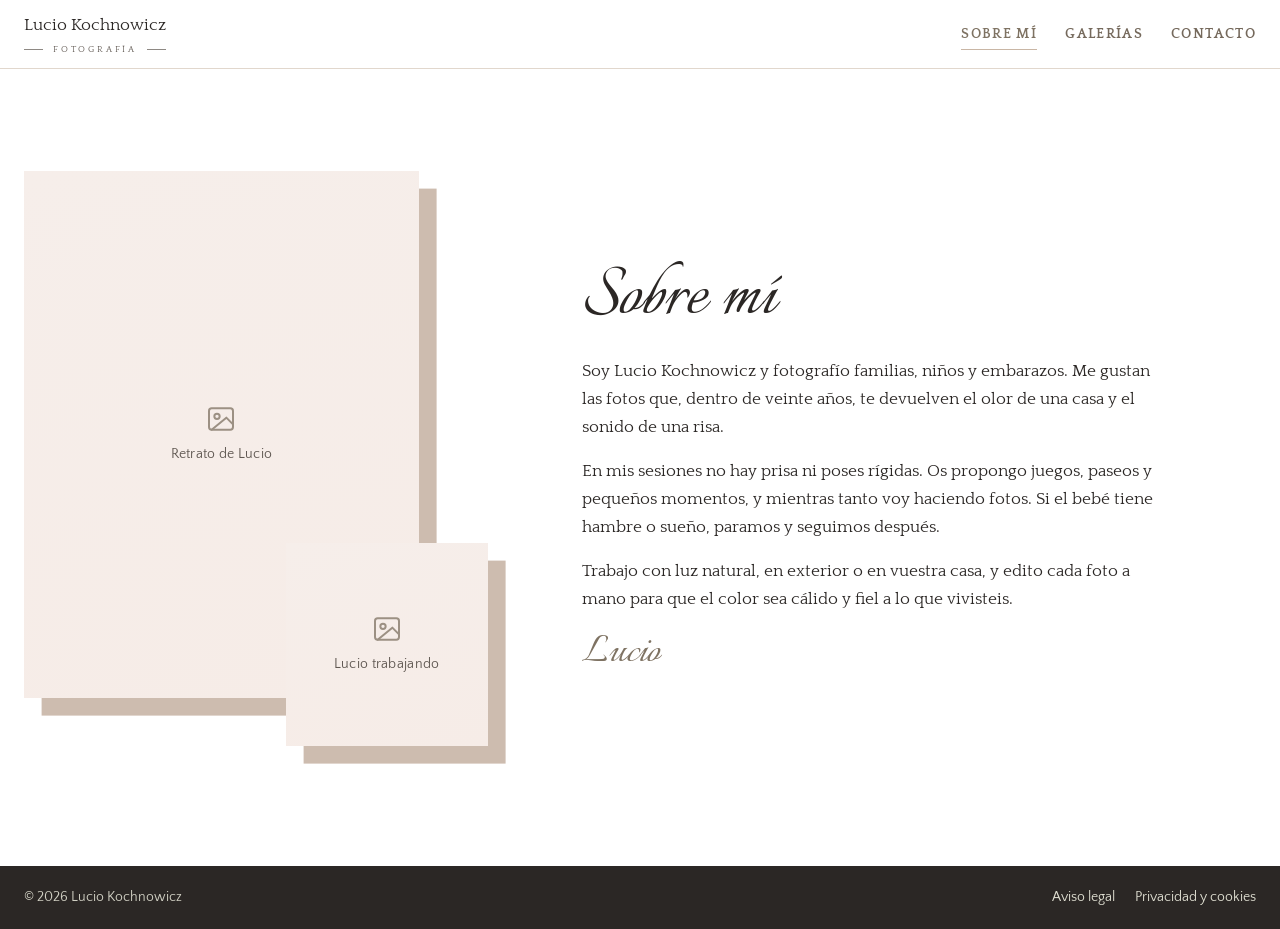
<file: sobre-mi.html>
<!doctype html>
<html lang="es">
<head>
<meta charset="utf-8">
<meta name="robots" content="noindex">
<meta name="viewport" content="width=device-width, initial-scale=1, viewport-fit=cover">
<link rel="icon" type="image/png" href="favicon.png?v=d1b510df">
<link rel="apple-touch-icon" href="apple-touch-icon.png?v=9034eeca">
<title>Sobre mí · Lucio Kochnowicz Fotografía</title>
<meta name="description" content="Quién es Lucio Kochnowicz y cómo son sus sesiones de fotografía de familia, niños y embarazo.">
<meta name="theme-color" content="#FFFFF0">
<meta property="og:type" content="website">
<meta property="og:locale" content="es_ES">
<meta property="og:site_name" content="Lucio Kochnowicz Fotografía">
<meta property="og:title" content="Sobre mí · Lucio Kochnowicz Fotografía">
<meta property="og:description" content="Quién es Lucio Kochnowicz y cómo son sus sesiones de fotografía de familia, niños y embarazo.">
<meta property="og:url" content="https://ahoes.github.io/lucio-kochnowicz-web/sobre-mi.html">
<meta property="og:image" content="https://ahoes.github.io/lucio-kochnowicz-web/compartir.png">
<meta property="og:image:width" content="1200">
<meta property="og:image:height" content="630">
<meta property="og:image:alt" content="Logo LK de Lucio Kochnowicz Fotografía">
<meta name="twitter:card" content="summary_large_image">
<link rel="preconnect" href="https://fonts.googleapis.com">
<link rel="preconnect" href="https://fonts.gstatic.com" crossorigin>
<link rel="stylesheet" href="https://fonts.googleapis.com/css2?family=Italianno&family=Quattrocento:wght@400;700&family=Quattrocento+Sans:wght@400;700&display=swap">

<link rel="stylesheet" href="css/estilos.css?v=bfe2290e">
</head>
<body>
<a class="saltar" href="#contenido">Saltar al contenido</a>

<header class="cabecera">
  <div class="envoltura">
    <a class="marca" href="index.html">Lucio Kochnowicz<small>Fotografía</small></a>
    <button class="boton-menu" id="boton-menu" type="button" aria-expanded="false" aria-controls="menu">
      <span class="rayas" aria-hidden="true"><span></span><span></span><span></span></span>
      Menú
    </button>
    <ul class="menu" id="menu">
      <li><a href="sobre-mi.html" aria-current="page">Sobre mí</a></li>
      <li><a href="galerias.html">Galerías</a></li>
      <li><a href="contacto.html">Contacto</a></li>
    </ul>
  </div>
</header>

<main id="contenido">
  <section class="seccion sobre" id="sobre-mi" aria-labelledby="t-sobre">
    <div class="envoltura">
      <div class="sobre-fotos">
        <div class="marco arco principal"><div class="lienzo"><span class="hueco">Retrato de Lucio</span></div></div>
        <div class="marco ovalo secundaria"><div class="lienzo"><span class="hueco">Lucio trabajando</span></div></div>
      </div>
      <div class="sobre-texto">
        <h1 id="t-sobre">Sobre mí</h1>
        <p>Soy Lucio Kochnowicz y fotografío familias, niños y embarazos. Me gustan las fotos que, dentro de veinte años, te devuelven el olor de una casa y el sonido de una risa.</p>
        <p>En mis sesiones no hay prisa ni poses rígidas. Os propongo juegos, paseos y pequeños momentos, y mientras tanto voy haciendo fotos. Si el bebé tiene hambre o sueño, paramos y seguimos después.</p>
        <p>Trabajo con luz natural, en exterior o en vuestra casa, y edito cada foto a mano para que el color sea cálido y fiel a lo que vivisteis.</p>
        <p class="firma">Lucio</p>
      </div>
    </div>
  </section>
</main>

<footer class="pie">
  <div class="envoltura">
    <div class="pie-abajo">
      <span>© 2026 Lucio Kochnowicz</span>
      <div><a href="aviso-legal.html">Aviso legal</a><a href="privacidad.html">Privacidad y cookies</a></div>
    </div>
  </div>
</footer>

<script src="js/main.js?v=14bc8bd4"></script>
</body>
</html>
</file>
<file: css/estilos.css>
/* Estructura de la plantilla Art Nouveau Florido (marcos en arco, curvas "látigo", letra caligráfica)
   con colores suaves inspirados en la web que le gusta a Lucio: blanco, rosa empolvado, topo y texto carbón.
   Los nombres de las variables se mantienen (--verde, --oro…) aunque ahora guarden los colores nuevos. */
:root {
  --marfil: #FFFFFF;   /* blanco: fondo de todas las páginas */
  --crema: #F6EEEA;    /* rosa muy claro */
  --papel: #E9D9D1;    /* rosa empolvado: bandas de color */
  --verde: #7E7262;    /* topo: botones, enlaces y títulos pequeños */
  --verde-hondo: #625849; /* topo oscuro */
  --oro: #C9B6A5;      /* arena: líneas y marcos */
  --oro-claro: #E6D8CC;
  --beige: #ECE6DF;      /* beige claro del diseño de Lucio (bloque de la portada y recuadro) */
  --sombra-foto: #CDBCAF; /* bloque marrón claro detrás de las fotos */
  --malva: #E3CBC1;
  --malva-claro: #F6ECE7;
  --borgona: #8A4B47;
  --oliva: #75695C;     /* menú y entradillas */
  --tinta: #2B2725;     /* carbón, nunca negro puro */
  --tinta-suave: #5F5751;
  --linea: rgba(43, 39, 37, 0.13);

  --f-script: 'Italianno', 'Snell Roundhand', 'Brush Script MT', cursive;
  --f-titulo: 'Quattrocento', 'Palatino Linotype', Palatino, Georgia, serif;
  --f-texto: 'Quattrocento', 'Palatino Linotype', Palatino, Georgia, serif;
  --f-moda: 'Bodoni Moda', 'Didot', 'Bodoni 72', Georgia, serif; /* títulos de estilo revista (Hola, soy Lucio y Galerías) */
  --f-ui: 'Quattrocento Sans', 'Gill Sans', 'Segoe UI', sans-serif;

  --radio: 0.75rem;
  --hoja: 1.1rem 0 1.1rem 0;
  --ancho: 1280px;
  --hueco-seccion: clamp(4rem, 8vw, 8rem);
  --sombra: 0 2px 12px rgba(43, 39, 37, 0.06);
  --sombra-verde: 0 5px 15px rgba(98, 88, 73, 0.2);

  color-scheme: light;
}

/* Paso entre páginas (Chrome, Edge y Safari recientes). Solo se animan transform y opacity.
   La cabecera y el pie se quedan quietos; el contenido sale subiendo y el nuevo entra desde abajo. */
@view-transition { navigation: auto; }
.cabecera { view-transition-name: cabecera; }
.pie { view-transition-name: pie; }
::view-transition-group(cabecera), ::view-transition-group(pie) { animation: none; }
::view-transition-old(root) { animation: 280ms cubic-bezier(0.4, 0, 1, 1) both pagina-sale; }
::view-transition-new(root) { animation: 560ms cubic-bezier(0.16, 1, 0.3, 1) 140ms both pagina-entra; }
@keyframes pagina-sale { to { opacity: 0; transform: translateY(-18px) scale(0.985); } }
@keyframes pagina-entra { from { opacity: 0; transform: translateY(28px); } }

/* Cambio de galería: la nueva entra por el lado del botón pulsado */
.galeria-elegida { view-transition-name: galeria; }
::view-transition-old(galeria) { animation: 300ms cubic-bezier(0.4, 0, 1, 1) both galeria-sale; }
::view-transition-new(galeria) { animation: 520ms cubic-bezier(0.16, 1, 0.3, 1) 80ms both galeria-entra; }
html[data-direccion="atras"]::view-transition-old(galeria) { animation-name: galeria-sale-atras; }
html[data-direccion="atras"]::view-transition-new(galeria) { animation-name: galeria-entra-atras; }
@keyframes galeria-sale { to { opacity: 0; transform: translateX(-48px); } }
@keyframes galeria-entra { from { opacity: 0; transform: translateX(64px); } }
@keyframes galeria-sale-atras { to { opacity: 0; transform: translateX(48px); } }
@keyframes galeria-entra-atras { from { opacity: 0; transform: translateX(-64px); } }

* { box-sizing: border-box; }
html { scroll-behavior: smooth; scroll-padding-top: 5rem; }
body {
  margin: 0;
  background: var(--marfil);
  color: var(--tinta);
  font-family: var(--f-texto);
  font-size: 1.0625rem;
  line-height: 1.65;
  -webkit-font-smoothing: antialiased;
  display: flex; flex-direction: column; min-height: 100svh;
}
main { flex: 1; display: flex; flex-direction: column; }
main > section:last-child { flex: 1; }
h1, h2, h3 { font-family: var(--f-titulo); font-weight: 700; line-height: 1.12; margin: 0; text-wrap: balance; color: var(--tinta); }
h1, h2, .tarifa h3, .pasos-titulo {
  font-family: var(--f-script); font-weight: 400; line-height: 0.95; letter-spacing: 0;
  color: var(--tinta);
}
p { margin: 0; text-wrap: pretty; }
a { color: var(--verde); }
a:focus-visible, button:focus-visible, input:focus-visible, select:focus-visible, textarea:focus-visible {
  outline: 2px solid var(--verde); outline-offset: 2px;
}
.envoltura { max-width: var(--ancho); margin-inline: auto; padding-inline: max(1rem, 1.5rem); }
.seccion { padding-block: var(--hueco-seccion); }
.sobre-crema { background: var(--marfil); }
.saltar {
  position: absolute; left: 1rem; top: 0.75rem; z-index: 300; transform: translateY(-200%);
  background: var(--verde); color: var(--marfil); padding: 0.7rem 1.1rem; border-radius: var(--radio);
  font-weight: 700; text-decoration: none; transition: transform 200ms ease-out;
}
.saltar:focus { transform: none; }
.oculto-svg { position: absolute; width: 0; height: 0; overflow: hidden; }

/* Botones */
.boton {
  display: inline-flex; align-items: center; justify-content: center; gap: 0.5rem;
  font-family: var(--f-texto); font-weight: 700; font-size: 0.98rem; letter-spacing: 0.06em;
  padding: 0.95rem 1.8rem; border-radius: var(--hoja); text-decoration: none; cursor: pointer;
  border: 1.5px solid transparent;
  transition: transform 200ms ease-out, box-shadow 200ms ease-out, background-color 200ms ease-out;
}
.boton:active { transform: translateY(1px); }
.boton-lleno { background: var(--verde); color: var(--marfil); }
.boton-lleno:hover { background: var(--verde-hondo); transform: translateY(-2px); box-shadow: var(--sombra-verde); }
.boton-lleno { box-shadow: var(--sombra-verde); }
.boton-borde { background: transparent; color: var(--verde); border-color: var(--verde); border-radius: 0 1.1rem 0 1.1rem; }
.boton-borde:hover { background: rgba(126, 114, 98, 0.08); }

/* Marcos de foto minimalistas, como en la web de referencia: foto rectangular, sin bordes,
   con un bloque marrón claro desplazado detrás (abajo a la derecha) a modo de sombra */
.marco {
  --desplazo: clamp(0.6rem, 1.6vw, 1.1rem);
  position: relative; display: flex; flex-direction: column;
  margin: 0 var(--desplazo) var(--desplazo) 0;
  box-shadow: var(--desplazo) var(--desplazo) 0 var(--sombra-foto);
  max-width: calc(100% - var(--desplazo));
}
.marco .lienzo {
  position: relative; flex: none; overflow: hidden; /* flex: none: Firefox aplasta el marco si el alto depende de flex */
  aspect-ratio: var(--ratio);
  background: linear-gradient(165deg, var(--crema), var(--malva-claro));
}
.lienzo img { position: absolute; inset: 0; width: 100%; height: 100%; object-fit: cover; display: block; }
.hueco {
  position: absolute; inset: 0; display: flex; flex-direction: column; align-items: center; justify-content: center;
  gap: 0.5rem; padding: 1rem; text-align: center;
  font-family: var(--f-ui); font-size: 0.875rem; letter-spacing: 0.02em; color: var(--tinta-suave);
}
.hueco::before {
  content: ""; width: 2rem; height: 2rem; opacity: 0.75;
  background: url("data:image/svg+xml,%3Csvg xmlns='http://www.w3.org/2000/svg' viewBox='0 0 24 24' fill='none' stroke='%237E7262' stroke-width='1.5' stroke-linecap='round' stroke-linejoin='round'%3E%3Crect x='3' y='4' width='18' height='16' rx='2'/%3E%3Ccircle cx='9' cy='10' r='2'/%3E%3Cpath d='m21 16-5-5L5 20'/%3E%3C/svg%3E") center / contain no-repeat;
}

/* Entrada: aparecer y subir 16px en 480ms, escalonado */
.animar .revelar { opacity: 0; transform: translateY(16px); transition: opacity 480ms ease-out, transform 480ms ease-out; transition-delay: var(--retraso, 0ms); }
.animar .revelar.visible { opacity: 1; transform: none; }

/* Navegación */
.cabecera {
  position: sticky; top: env(safe-area-inset-top, 0px); z-index: 100;
  background: rgba(255, 255, 255, 0.94);
  backdrop-filter: blur(8px); -webkit-backdrop-filter: blur(8px);
  border-bottom: 1px solid rgba(201, 182, 165, 0.55);
}
.cabecera .envoltura { display: flex; align-items: center; justify-content: space-between; gap: 1rem; min-height: 4.25rem; }
/* Logo de texto, como en el diseño de Lucio: LUCIO fino y KOCHNOWICZ en negrita, y FOTOGRAFÍA entre rayitas */
.marca { display: inline-grid; justify-items: center; gap: 0.15rem; color: var(--tinta); text-decoration: none; white-space: nowrap; }
.marca-nombre {
  font-family: var(--f-moda); font-weight: 700; font-optical-sizing: none; font-variation-settings: "opsz" 6;
  text-transform: uppercase; font-size: clamp(1.15rem, 3.6vw, 1.5rem); letter-spacing: 0.01em; line-height: 1;
}
.marca-fino { font-weight: 400; }
.marca small {
  display: flex; align-items: center; gap: 0.6rem; width: 100%;
  font-family: var(--f-texto); font-weight: 400; font-size: 0.58rem; letter-spacing: 0.3em; text-transform: uppercase; color: var(--tinta-suave);
}
.marca small::before, .marca small::after { content: ""; flex: 1; height: 1px; background: currentColor; opacity: 0.7; }
.menu { display: flex; align-items: center; gap: 1.75rem; list-style: none; margin: 0; padding: 0; }
.menu a:not(.boton) {
  font-family: var(--f-texto); font-weight: 700; font-size: 0.85rem; letter-spacing: 0.1em; text-transform: uppercase;
  color: var(--oliva); text-decoration: none;
  padding-block: 0.3rem; position: relative;
  transition: color 200ms ease-out;
}
.menu a:not(.boton)::after {
  content: ""; position: absolute; left: 0; right: 0; bottom: 0; height: 1.5px; background: var(--oro);
  transform: scaleX(0); transform-origin: left; transition: transform 300ms cubic-bezier(0.16, 1, 0.3, 1);
}
.menu a:not(.boton):hover, .menu a[aria-current="page"] { color: var(--verde); }
.menu a:not(.boton):hover::after, .menu a[aria-current="page"]::after { transform: scaleX(1); }
.menu > li { display: flex; align-items: center; }
.boton-menu {
  /* Igual que los apartados del menú (letra y color) y con el marco de las fotos (doble filete dorado) */
  display: none; align-items: center; gap: 0.65rem; cursor: pointer;
  background: var(--marfil); color: var(--oliva);
  border: 2px solid var(--oro); border-radius: 14px;
  box-shadow: inset 0 0 0 3px var(--marfil), inset 0 0 0 4px var(--oro-claro), var(--sombra);
  padding: 0.7rem 1.05rem 0.7rem 0.95rem;
  font-family: var(--f-texto); font-weight: 700; font-size: 0.85rem; letter-spacing: 0.1em; text-transform: uppercase; line-height: 1;
  transition: background-color 250ms ease-out, color 250ms ease-out;
}
.boton-menu:hover, .boton-menu[aria-expanded="true"] { color: var(--verde); background: var(--crema); }
/* Tres rayitas que se convierten en una X al abrir */
.rayas { position: relative; display: block; width: 1.1rem; height: 0.8rem; }
.rayas span {
  position: absolute; left: 0; width: 100%; height: 1.5px; border-radius: 1px; background: currentColor;
  transition: transform 300ms cubic-bezier(0.16, 1, 0.3, 1), opacity 200ms ease-out;
}
.rayas span:nth-child(1) { top: 0; }
.rayas span:nth-child(2) { top: calc(50% - 0.75px); width: 70%; }
.rayas span:nth-child(3) { bottom: 0; }
.boton-menu[aria-expanded="true"] .rayas span:nth-child(1) { transform: translateY(calc(0.4rem - 0.75px)) rotate(45deg); }
.boton-menu[aria-expanded="true"] .rayas span:nth-child(2) { opacity: 0; transform: scaleX(0); }
.boton-menu[aria-expanded="true"] .rayas span:nth-child(3) { transform: translateY(calc(-0.4rem + 0.75px)) rotate(-45deg); }

/* Portada, copiada del diseño de Lucio */
.historia { background: var(--beige); padding-top: clamp(1.75rem, 5vw, 3.5rem); }
.historia h1 { position: relative; z-index: 1; text-align: left; margin-bottom: -0.62em; }
main .historia h1.titulo-moda { font-size: clamp(2.5rem, 7vw, 5.2rem); font-weight: 600; letter-spacing: 0.04em; line-height: 1.05; }
.historia-foto .lienzo { position: relative; overflow: hidden; aspect-ratio: 4 / 5; background: linear-gradient(165deg, var(--crema), var(--malva-claro)); }
@media (min-width: 769px) { .historia-foto .lienzo { aspect-ratio: auto; height: min(70vw, 88svh); } }
.historia-foto img { object-position: 50% 30%; } /* que la pareja quede a la vista */
.historia-frase {
  padding-block: clamp(2.5rem, 7vw, 4rem); max-width: 40rem; margin-inline: auto; text-align: center;
  font-family: var(--f-moda); font-weight: 500; font-optical-sizing: none; font-variation-settings: "opsz" 6;
  text-transform: uppercase; letter-spacing: 0.06em; font-size: clamp(0.78rem, 1.6vw, 1rem); line-height: 1.7; color: var(--tinta);
}
.nowrap { white-space: nowrap; }
/* Carrusel de fotos de muestra: se desliza con el dedo; la foto del centro se ve más grande (js/main.js) */
.trio { padding-block: clamp(3.5rem, 9vw, 6rem) clamp(2.5rem, 6vw, 4rem); }
.carrusel { --diap: min(82vw, 640px, 58svh); } /* en el ordenador, que la foto quepa entera en la pantalla */
.carrusel-pista {
  list-style: none; margin: 0; display: flex; align-items: center; gap: 0;
  overflow-x: auto; scroll-snap-type: x mandatory; overscroll-behavior-x: contain;
  padding: 1rem calc(50% - var(--diap) / 2); scrollbar-width: none;
}
.carrusel-pista::-webkit-scrollbar { display: none; }
.carrusel-pista:focus-visible { outline-offset: -2px; }
.diapositiva { flex: 0 0 var(--diap); scroll-snap-align: center; transform: scale(0.88); opacity: 0.8; transition: transform 400ms cubic-bezier(0.16, 1, 0.3, 1), opacity 400ms ease-out; }
.diapositiva.centrada { transform: none; opacity: 1; }
.diapositiva .lienzo { position: relative; overflow: hidden; aspect-ratio: 4 / 5; background: linear-gradient(165deg, var(--crema), var(--malva-claro)); }
.presentacion { background: var(--beige); padding-block: clamp(3.5rem, 9vw, 6rem); } /* banda beige para separar la parte de Lucio del carrusel */
.presentacion .envoltura { display: grid; justify-items: center; gap: clamp(2rem, 5vw, 3rem); max-width: 72rem; }
.presentacion-foto { width: min(100%, 560px); }
.presentacion-foto img { object-position: 50% 16%; } /* la foto es vertical: que se vean la cara y la cámara */
.recuadro .lienzo { position: relative; overflow: hidden; aspect-ratio: 1; background: var(--beige); border: 1px solid var(--tinta-suave); }
main h2.presentacion-texto.titulo-moda {
  justify-self: stretch; max-width: 34rem; margin-inline: auto; text-align: left;
  font-size: clamp(1.15rem, 2.6vw, 1.6rem); font-weight: 500; letter-spacing: 0.1em; line-height: 1.45;
}
.presentacion-boton { justify-self: center; display: flex; flex-direction: column; align-items: stretch; gap: 0.75rem; }
@media (min-width: 769px) {
  .presentacion .envoltura { grid-template-columns: 1fr 1fr; align-items: center; }
  .presentacion .envoltura { row-gap: 2rem; }
  .presentacion-foto { grid-row: span 2; }
  .presentacion-texto { align-self: end; }
  .presentacion-boton { grid-column: 2; justify-self: start; align-self: start; }
  .presentacion-foto { width: min(100%, 620px); justify-self: end; }
  main h2.presentacion-texto.titulo-moda { margin: 0; justify-self: start; }
}
.acciones { display: flex; flex-wrap: wrap; gap: 0.75rem; margin-top: 2.25rem; }

/* Títulos de estilo revista, como la referencia del usuario: Bodoni en mayúsculas espaciadas */
main :is(h1, h2).titulo-moda {
  font-family: var(--f-moda); font-weight: 500; text-transform: uppercase;
  font-optical-sizing: none; font-variation-settings: "opsz" 6; /* trazos finos más gruesos: así se ve bien la barra de la A, como en la referencia */
  letter-spacing: 0.06em; line-height: 1.15; font-size: clamp(2.1rem, 5vw, 3.4rem);
}
main h2.titulo-moda { font-size: clamp(1.8rem, 3.6vw, 2.6rem); }

/* Galerías */
.galeria-cabeza { display: grid; grid-template-columns: auto 1fr; gap: 0.75rem 3rem; align-items: end; margin-bottom: 2.5rem; }
.galeria-cabeza h2 { font-size: clamp(3.8rem, 8vw, 5.6rem); }
.galeria-cabeza p { max-width: 38rem; color: var(--tinta-suave); }
.galeria-cabeza p { font-style: italic; color: var(--oliva); font-size: 1.1rem; }
/* Galerías: cabecera, botones y título de cada galería centrados (ordenador y móvil) */
.banda-centrada { text-align: center; }
.banda-centrada p { margin-inline: auto; }
.banda-centrada .saltos { justify-content: center; }
.galeria-cabeza { grid-template-columns: 1fr; justify-items: center; text-align: center; }

/* Página de galerías */
/* Banda beige al principio de cada página, como el bloque de la portada del diseño de Lucio */
.banda { background: var(--beige); padding-block: clamp(2.5rem, 7vw, 5rem); }
.banda:has(+ .legal) .envoltura { max-width: 48rem; }
main .banda h1.titulo-moda { font-size: clamp(2.5rem, 7vw, 5.2rem); font-weight: 600; letter-spacing: 0.04em; line-height: 1.05; }
.banda p {
  margin-top: 1.25rem; max-width: 36rem;
  font-family: var(--f-moda); font-weight: 500; font-optical-sizing: none; font-variation-settings: "opsz" 6;
  text-transform: uppercase; letter-spacing: 0.06em; font-size: clamp(0.78rem, 1.6vw, 0.95rem); line-height: 1.7; color: var(--tinta);
}
.saltos { display: flex; flex-wrap: wrap; gap: 0.75rem; margin-top: 2rem; }
.saltos a {
  font-size: 0.8rem; letter-spacing: 0.14em; text-transform: uppercase; text-decoration: none; color: var(--verde);
  background: var(--marfil); border: 1px solid var(--oro); border-radius: 999px; padding: 0.55rem 1.4rem; transition: background-color 200ms ease-out;
}
.saltos a:hover { background: var(--crema); }
.saltos a[aria-current="true"] { background: var(--verde); border-color: var(--verde); color: var(--marfil); }
.saltos a { transition: background-color 200ms ease-out, color 200ms ease-out; }
.no-encontrada { display: flex; align-items: center; min-height: calc(100svh - 4.25rem - 12rem); padding-block: clamp(3rem, 7vw, 6rem); }
.no-encontrada .envoltura { width: 100%; }
/* Galerías más anchas que el resto de la página, para que las fotos se vean más grandes */
.seccion:has(.galeria-completa) .envoltura { max-width: 1600px; padding-inline: clamp(0.75rem, 2.5vw, 2.5rem); }
.galeria-completa { --desplazo: clamp(0.45rem, 1.2vw, 0.9rem); columns: 3 260px; column-gap: clamp(0.75rem, 2vw, 1.5rem); }
.galeria-completa .marco { break-inside: avoid; margin-bottom: calc(var(--desplazo) + clamp(0.75rem, 1.6vw, 1.25rem)); --ratio: 4 / 5; }
.galeria-completa .marco:nth-child(3n+2) { --ratio: 1; }
.galeria-completa .marco:nth-child(4n+3) { --ratio: 3 / 4; }
.galeria-completa .marco:nth-child(5n+1) { --ratio: 2 / 3; }
.galeria-pie { margin-top: 2.5rem; text-align: center; }
.banda ~ .seccion { padding-top: clamp(2.5rem, 5vw, 4rem); }

/* Sobre mí */
.sobre .envoltura { display: grid; grid-template-columns: 5fr 7fr; gap: clamp(2rem, 6vw, 6rem); align-items: center; }
.sobre-fotos { position: relative; padding-bottom: 3rem; }
.sobre-fotos .principal { --ratio: 3 / 4; width: 82%; }
.sobre-fotos .secundaria { --ratio: 1; position: absolute; right: 0; bottom: 0; width: 42%; }
.sobre-texto { min-width: 0; }
.sobre-texto h1 { font-size: clamp(3.6rem, 7vw, 5.2rem); margin-bottom: 1.25rem; }
.sobre-texto p + p { margin-top: 1rem; }
.sobre-texto p { max-width: 36rem; }
.firma { margin-top: 1.5rem; font-family: var(--f-script); font-size: 3rem; line-height: 1; color: var(--verde); }

/* Sesiones */
.sesiones-cabeza { text-align: center; max-width: 40rem; margin: 0 auto 3rem; }
.sesiones-cabeza h1 { font-size: clamp(3.8rem, 8vw, 5.6rem); margin-bottom: 0.75rem; }
.sesiones-cabeza p { font-style: italic; font-size: 1.1rem; color: var(--oliva); }
.tarifas { display: grid; grid-template-columns: 1fr 1.15fr 1fr; gap: 1.25rem; align-items: center; }
.tarifa {
  background: var(--marfil); border: 1px solid var(--linea); border-radius: var(--radio);
  box-shadow: var(--sombra); padding: 2rem 1.75rem; display: flex; flex-direction: column; gap: 1rem; min-width: 0;
}
.tarifa { transition: transform 200ms ease-out, box-shadow 200ms ease-out; }
.tarifa:hover { transform: translateY(-4px); box-shadow: var(--sombra-verde); }
.tarifa h3 { font-size: 3.2rem; }
.tarifa .para { color: var(--tinta-suave); font-size: 1rem; }
.tarifa ul { list-style: none; padding: 0; margin: 0.25rem 0 0; display: grid; gap: 0.6rem; font-size: 0.98rem; }
.tarifa li { display: grid; grid-template-columns: 1.1rem 1fr; gap: 0.6rem; align-items: start; }
.tarifa li svg { width: 1.1rem; height: 1.1rem; margin-top: 0.3rem; color: var(--oro); }
.tarifa .precio { font-family: var(--f-ui); font-size: 0.95rem; color: var(--tinta-suave); padding-top: 1rem; border-top: 1px solid var(--linea); margin-top: auto; }
.tarifa .boton { align-self: stretch; }
.tarifa.destacada {
  background: var(--verde-hondo); color: var(--marfil); border: 2px solid var(--oro);
  padding-block: 2.75rem; box-shadow: var(--sombra-verde);
}
.tarifa.destacada h3 { color: var(--marfil); text-shadow: none; }
.tarifa.destacada .para, .tarifa.destacada .precio { color: rgba(255, 255, 240, 0.8); }
.tarifa.destacada .precio { border-color: rgba(255, 255, 240, 0.25); }
.tarifa.destacada .boton-lleno { background: var(--marfil); color: var(--verde-hondo); }
.tarifa.destacada .boton-lleno:hover { background: var(--crema); }
.tarifa.destacada .por-completar { background: rgba(233, 217, 209, 0.3); }

.pasos-titulo { font-size: clamp(3rem, 5.5vw, 4rem); margin: var(--hueco-seccion) 0 2rem; }
.pasos { list-style: none; padding: 0; margin: 0; display: grid; grid-template-columns: repeat(4, minmax(0, 1fr)); gap: 2rem; counter-reset: paso; }
.pasos li { counter-increment: paso; position: relative; padding-top: 3.25rem; }
.pasos li::before {
  content: counter(paso); position: absolute; top: 0; left: 0;
  width: 2.5rem; height: 2.5rem; display: grid; place-items: center;
  border: 1.5px solid var(--oro); border-radius: 50%;
  font-family: var(--f-titulo); font-weight: 700; font-size: 1.15rem; color: var(--borgona);
}
.pasos li:not(:last-child)::after {
  content: ""; position: absolute; top: 1.25rem; left: 3.25rem; right: -1.25rem; height: 1px;
  background: linear-gradient(90deg, var(--oro), transparent);
}
.pasos h3 { font-size: 1.15rem; margin-bottom: 0.4rem; color: var(--verde-hondo); }
.pasos p { font-size: 0.98rem; color: var(--tinta-suave); }

/* Contacto */
.contacto { color: var(--tinta); position: relative; overflow: hidden; }
.contacto .envoltura { position: relative; }
.contacto-texto { min-width: 0; }
.vias { list-style: none; padding: 0; margin: 0; display: grid; gap: 0.9rem; max-width: 30rem; }
.via {
  display: grid; grid-template-columns: auto 1fr auto; align-items: center; gap: 1rem;
  padding: 1rem 1.25rem; background: var(--marfil); color: var(--tinta); text-decoration: none;
  border: 1.5px solid var(--oro); border-radius: var(--hoja);
  transition: transform 200ms ease-out, box-shadow 200ms ease-out, background-color 200ms ease-out;
}
.via:hover { transform: translateY(-3px); box-shadow: 0 8px 20px rgba(43, 39, 37, 0.14); background: var(--crema); }
.via:active { transform: translateY(1px); }
.via:focus-visible { outline-offset: 3px; }
.via-icono {
  display: grid; place-items: center; width: 2.9rem; height: 2.9rem; border-radius: 50%;
  border: 1px solid var(--oro); color: var(--verde);
}
.via-icono svg { width: 1.45rem; height: 1.45rem; }
.via-texto { display: grid; min-width: 0; }
.via-texto strong { font-size: 1.1rem; color: var(--verde-hondo); }
.via-texto span { font-family: var(--f-ui); font-size: 0.95rem; color: var(--tinta-suave); overflow-wrap: anywhere; }
.via-flecha { width: 1.3rem; height: 1.3rem; color: var(--oro); transition: transform 200ms ease-out; }
.via:hover .via-flecha { transform: translateX(3px); }
.zona { display: flex; align-items: center; gap: 0.6rem; margin-top: 1.75rem; font-style: italic; color: var(--tinta-suave); }
/* Contacto en el ordenador: título, frase, botones y zona centrados */
@media (min-width: 769px) {
  .contacto-banda { text-align: center; }
  .contacto-banda p { margin-inline: auto; }
  .contacto .vias { margin-inline: auto; }
  .contacto .zona { justify-content: center; }
}
.zona svg { width: 1.3rem; height: 1.3rem; color: var(--verde); flex: none; }

/* Visor de fotos (galerías): se abre al pulsar una foto */
.galeria-completa img { cursor: zoom-in; }
/* Lupa en cada foto para que se vea que se puede ampliar (en el móvil no hay ratón) */
.galeria-completa .lienzo:has(img)::after {
  content: ""; position: absolute; right: 0.6rem; bottom: 0.6rem; width: 2.1rem; height: 2.1rem; pointer-events: none;
  border-radius: 50%; border: 1.5px solid var(--oro); box-shadow: var(--sombra);
  background: var(--marfil) url("data:image/svg+xml,%3Csvg xmlns='http://www.w3.org/2000/svg' viewBox='0 0 24 24' fill='none' stroke='%237E7262' stroke-width='1.8' stroke-linecap='round'%3E%3Ccircle cx='11' cy='11' r='6'/%3E%3Cpath d='m20 20-4.5-4.5M11 8.5v5M8.5 11h5'/%3E%3C/svg%3E") center / 1.15rem no-repeat;
}
.visor {
  position: fixed; inset: 0; z-index: 400;
  border: 0; padding: 0; margin: 0; background: rgba(43, 39, 37, 0.94); max-width: 100vw; max-height: 100dvh;
  width: 100vw; height: 100dvh; overflow: hidden;
}
.visor:not([open]) { display: none; }
.visor::backdrop { background: transparent; }
.visor[open] { display: grid; place-items: center; animation: visor-abre 320ms cubic-bezier(0.16, 1, 0.3, 1); }
@keyframes visor-abre { from { opacity: 0; transform: scale(0.97); } }
.visor img {
  max-width: min(92vw, 1400px); max-height: 84dvh; object-fit: contain; display: block;
  border: 2px solid var(--oro); border-radius: var(--radio); background: var(--marfil);
}
.visor-pie { position: absolute; bottom: 1rem; left: 0; right: 0; text-align: center; font-family: var(--f-ui); font-size: 0.9rem; color: rgba(255, 255, 240, 0.8); }
.visor button {
  position: absolute; display: grid; place-items: center; width: 3rem; height: 3rem; border-radius: 50%;
  background: var(--marfil); color: var(--verde); border: 1.5px solid var(--oro); cursor: pointer;
  transition: transform 200ms ease-out, background-color 200ms ease-out;
}
.visor button:hover { background: var(--crema); transform: scale(1.06); }
.visor button svg { width: 1.3rem; height: 1.3rem; }
.visor .visor-cerrar { top: 1rem; right: 1rem; }
.visor .visor-anterior { left: 1rem; top: 50%; margin-top: -1.5rem; }
.visor .visor-siguiente { right: 1rem; top: 50%; margin-top: -1.5rem; }
@media (max-width: 600px) {
  .visor .visor-anterior, .visor .visor-siguiente { top: auto; bottom: 3rem; margin-top: 0; }
}

/* Páginas legales */
.legal .envoltura { max-width: 48rem; }
.legal h2 {
  font-family: var(--f-titulo); font-weight: 700; font-size: 1.3rem; line-height: 1.3;
  color: var(--verde-hondo); text-shadow: none; margin: 2.5rem 0 0.75rem;
}
.legal p + p, .legal ul + p { margin-top: 0.85rem; }
.legal ul { padding-left: 1.2rem; margin: 0.75rem 0 0; display: grid; gap: 0.5rem; }
.legal ul.ficha { list-style: none; padding: 1.25rem 1.5rem; border: 1px solid var(--oro-claro); border-radius: var(--radio); background: var(--crema); }
.aviso-provisional {
  font-family: var(--f-ui); font-size: 0.92rem; color: var(--borgona);
  background: var(--malva-claro); border-left: 3px solid var(--borgona); border-radius: 0 0.5rem 0.5rem 0;
  padding: 0.75rem 1rem; margin-bottom: 1.5rem;
}
.actualizado { margin-top: 3rem !important; font-style: italic; color: var(--oliva); }

/* Pie */
.pie { background: var(--tinta); color: rgba(255, 255, 240, 0.78); padding-block: 1.25rem; font-family: var(--f-ui); font-size: 0.88rem; }
.pie a { color: rgba(255, 255, 240, 0.85); text-decoration: none; }
.pie a:hover, .pie a[aria-current="page"] { color: var(--oro-claro); }
.pie-abajo { display: flex; flex-wrap: wrap; justify-content: space-between; align-items: center; gap: 0.5rem 1.25rem; }
.pie-abajo div { display: flex; gap: 1.25rem; }

.por-completar { background: var(--malva-claro); border-bottom: 1px dashed var(--borgona); padding-inline: 0.2rem; }

/* Móvil y tableta */
@media (max-width: 960px) {
  .menu { display: none; }
  .menu.abierto {
    display: flex; flex-direction: column; align-items: stretch; gap: 0;
    position: absolute; top: 100%; left: 0; right: 0; padding: 0.5rem 1rem 1.25rem;
    background: var(--marfil); border-bottom: 2px solid var(--oro); box-shadow: 0 12px 24px rgba(43, 39, 37, 0.08);
    animation: menu-abre 300ms cubic-bezier(0.16, 1, 0.3, 1);
  }
  @keyframes menu-abre { from { opacity: 0; transform: translateY(-8px); } }
  .menu.abierto > li { display: block; }
  .menu.abierto li a:not(.boton) { display: block; padding: 0.8rem 0.25rem; border-bottom: 1px solid var(--linea); }
  .menu.abierto li a:not(.boton)::after { display: none; }
  .boton-menu { display: inline-flex; }
  .tarifas { grid-template-columns: 1fr; max-width: 34rem; margin-inline: auto; }
  .tarifa.destacada { order: -1; }
  .pasos { grid-template-columns: repeat(2, minmax(0, 1fr)); }
  .pasos li::after { display: none; }
}
@media (max-width: 768px) {
  .sobre .envoltura { grid-template-columns: 1fr; }
  .galeria-cabeza { grid-template-columns: 1fr; }
  .galeria-completa { columns: 2; }
  .sobre-fotos { max-width: 420px; }
}
@media (max-width: 480px) {
  .pasos { grid-template-columns: 1fr; }
  .acciones .boton { flex: 1 1 100%; }
}
@media (prefers-reduced-motion: reduce) {
  html { scroll-behavior: auto; }
  .boton, .tarifa, .saltar, .via, .via-flecha, .saltos a { transition: none; }
  .tarifa:hover { transform: none; }
  @view-transition { navigation: none; }
  ::view-transition-group(*), ::view-transition-old(*), ::view-transition-new(*) { animation: none !important; }
  .menu a:not(.boton)::after { transition: none; }
  .visor[open] { animation: none; }
  .visor button { transition: none; }
  .diapositiva { transition: none; }
  .boton-menu, .rayas span { transition: none; }
  .menu.abierto { animation: none; }
}
</file>
